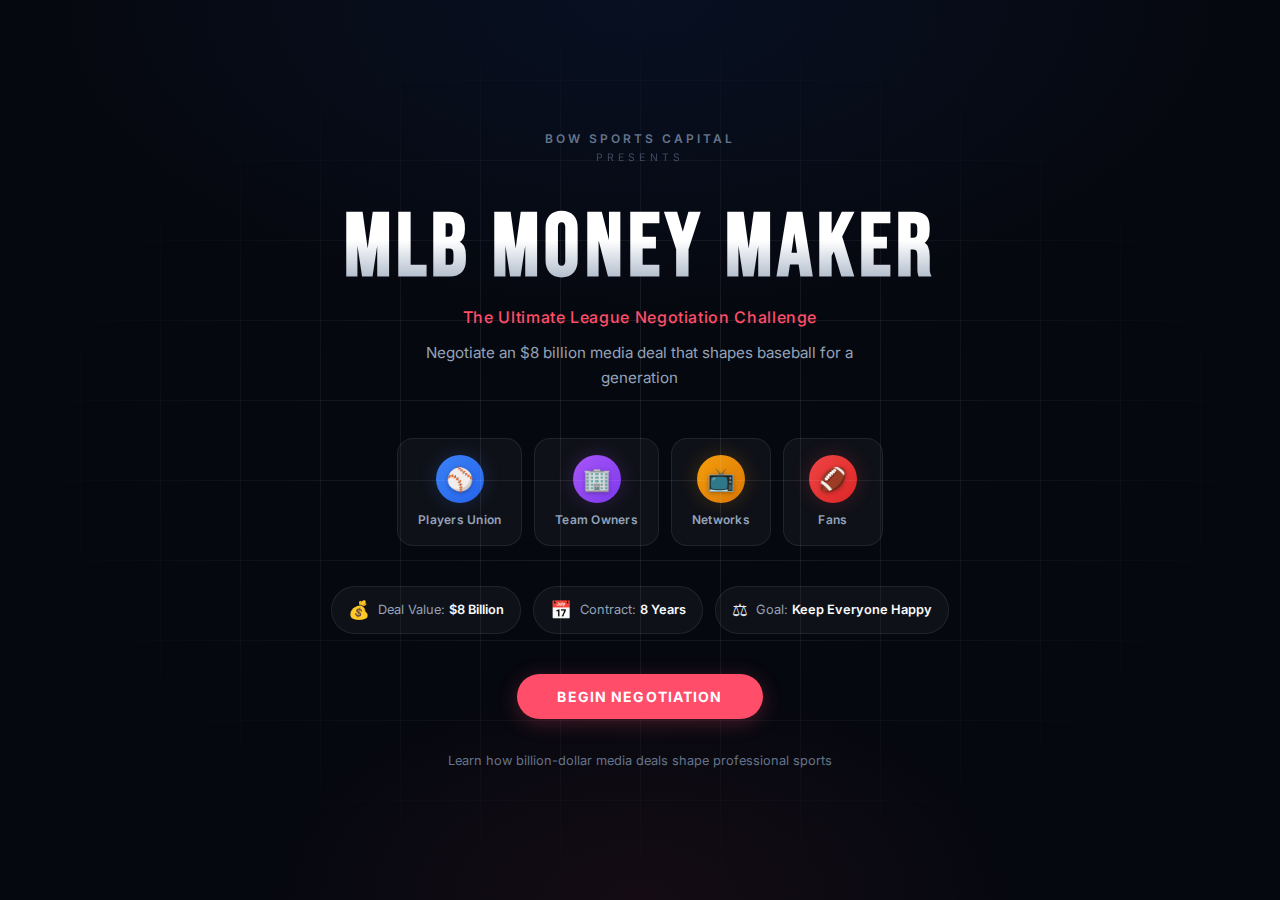
<file: index.html>
<!DOCTYPE html>
<html lang="en">
<head>
    <meta charset="UTF-8">
    <meta name="viewport" content="width=device-width, initial-scale=1.0">
    <title>BOW Sports Capital Presents - MLB Money Maker</title>

    <!-- Fonts -->
    <link rel="preconnect" href="https://fonts.googleapis.com">
    <link rel="preconnect" href="https://fonts.gstatic.com" crossorigin>
    <link href="https://fonts.googleapis.com/css2?family=Bebas+Neue&family=Inter:wght@300;400;500;600;700&family=Poppins:wght@400;600;700;800&display=swap" rel="stylesheet">

    <!-- Styles -->
    <link rel="stylesheet" href="mlb-redesign-game/css/style.css">
</head>
<body>
    <!-- Main Game Container -->
    <div id="game-container">

        <!-- ==================== ACT 1: INTRO SCREEN ==================== -->
        <section id="intro-screen" class="screen active">
            <div class="branding-header">
                <div class="bow-logo">BOW SPORTS CAPITAL</div>
                <div class="presents">PRESENTS</div>
            </div>

            <div class="title-container">
                <h1 class="game-title">MLB MONEY MAKER</h1>
                <h2 class="game-subtitle">The Ultimate League Negotiation Challenge</h2>
                <p class="tagline">Negotiate an $8 billion media deal that shapes baseball for a generation</p>
            </div>

            <div class="stakeholder-preview">
                <div class="stakeholder-card preview">
                    <div class="stakeholder-avatar players-avatar">
                        <span class="avatar-icon">&#9918;</span>
                    </div>
                    <span class="stakeholder-name">Players Union</span>
                </div>
                <div class="stakeholder-card preview">
                    <div class="stakeholder-avatar owners-avatar">
                        <span class="avatar-icon">&#127970;</span>
                    </div>
                    <span class="stakeholder-name">Team Owners</span>
                </div>
                <div class="stakeholder-card preview">
                    <div class="stakeholder-avatar networks-avatar">
                        <span class="avatar-icon">&#128250;</span>
                    </div>
                    <span class="stakeholder-name">Networks</span>
                </div>
                <div class="stakeholder-card preview">
                    <div class="stakeholder-avatar fans-avatar">
                        <span class="avatar-icon">&#127944;</span>
                    </div>
                    <span class="stakeholder-name">Fans</span>
                </div>
            </div>

            <div class="intro-info">
                <div class="info-card">
                    <span class="info-icon">&#128176;</span>
                    <span class="info-text">Deal Value: <strong>$8 Billion</strong></span>
                </div>
                <div class="info-card">
                    <span class="info-icon">&#128197;</span>
                    <span class="info-text">Contract: <strong>8 Years</strong></span>
                </div>
                <div class="info-card">
                    <span class="info-icon">&#9878;</span>
                    <span class="info-text">Goal: <strong>Keep Everyone Happy</strong></span>
                </div>
            </div>

            <button id="start-game-btn" class="primary-btn pulse">
                <span>BEGIN NEGOTIATION</span>
            </button>

            <div class="learning-note">
                <p>Learn how billion-dollar media deals shape professional sports</p>
            </div>
        </section>

        <!-- ==================== ROLE INTRO SCREEN ==================== -->
        <section id="role-screen" class="screen">
            <div class="role-header">
                <div class="role-badge">YOUR ROLE</div>
                <h1 class="role-title">MLB Executive</h1>
                <p class="role-description">
                    You've been appointed to negotiate MLB's new 8-year, $8 billion national media deal.
                    The current deal expires in December 2028, and the future of baseball economics is in your hands.
                </p>
            </div>

            <div class="mission-briefing">
                <h3>Your Mission</h3>
                <ul class="mission-list">
                    <li><span class="mission-icon">&#9989;</span> Allocate the $8 billion fairly among stakeholders</li>
                    <li><span class="mission-icon">&#9989;</span> Balance player salaries with team profitability</li>
                    <li><span class="mission-icon">&#9989;</span> Choose broadcast times and streaming options</li>
                    <li><span class="mission-icon">&#9989;</span> Keep small-market teams competitive</li>
                    <li><span class="mission-icon">&#9989;</span> Maintain deal stability (don't let it collapse!)</li>
                </ul>
            </div>

            <div class="stakeholder-intro">
                <h3>Meet the Stakeholders</h3>
                <div class="stakeholder-grid">
                    <div class="stakeholder-detail">
                        <div class="stakeholder-avatar players-avatar large">
                            <span class="avatar-icon">&#9918;</span>
                        </div>
                        <div class="stakeholder-info">
                            <h4>Tony Clark - Players Union</h4>
                            <p>Represents 1,200+ MLB players fighting for fair wages and working conditions.</p>
                        </div>
                    </div>
                    <div class="stakeholder-detail">
                        <div class="stakeholder-avatar owners-avatar large">
                            <span class="avatar-icon">&#127970;</span>
                        </div>
                        <div class="stakeholder-info">
                            <h4>Team Owners (30 Franchises)</h4>
                            <p>From small-market teams to big spenders, they need profitable returns.</p>
                        </div>
                    </div>
                    <div class="stakeholder-detail">
                        <div class="stakeholder-avatar networks-avatar large">
                            <span class="avatar-icon">&#128250;</span>
                        </div>
                        <div class="stakeholder-info">
                            <h4>Network Executives</h4>
                            <p>ESPN, Fox, Apple TV+, and Amazon want prime content at the right times.</p>
                        </div>
                    </div>
                    <div class="stakeholder-detail">
                        <div class="stakeholder-avatar fans-avatar large">
                            <span class="avatar-icon">&#127944;</span>
                        </div>
                        <div class="stakeholder-info">
                            <h4>Baseball Fans</h4>
                            <p>Want competitive games at watchable times with their favorite teams.</p>
                        </div>
                    </div>
                </div>
            </div>

            <button id="continue-to-game-btn" class="primary-btn">
                <span>START NEGOTIATING</span>
            </button>
        </section>

        <!-- ==================== ACT 2: MAIN GAME SCREEN ==================== -->
        <section id="game-screen" class="screen">
            <!-- Heartbeat Stability Monitor -->
            <header class="stability-header">
                <div class="stability-monitor">
                    <span class="stability-label">DEAL STABILITY</span>
                    <div class="heartbeat-container">
                        <canvas id="heartbeat-canvas" width="200" height="40"></canvas>
                    </div>
                    <span id="stability-status" class="stability-status stable">STABLE</span>
                </div>
            </header>

            <!-- Main Game Area -->
            <main class="game-main">
                <!-- Left Panel: Money Allocation -->
                <div class="panel allocation-panel">
                    <h2 class="panel-title">Allocate $8 Billion</h2>
                    <p class="panel-subtitle">Drag money to each stakeholder bucket</p>

                    <div class="pie-chart-container">
                        <canvas id="money-pie-chart" width="250" height="250"></canvas>
                        <div class="pie-center-text">
                            <span class="pie-total">$8B</span>
                            <span class="pie-label">Total</span>
                        </div>
                    </div>

                    <div class="allocation-buckets">
                        <div class="bucket" data-stakeholder="players">
                            <div class="bucket-header">
                                <span class="bucket-icon">&#9918;</span>
                                <span class="bucket-label">Players (Salary Pool)</span>
                            </div>
                            <div class="bucket-amount" id="players-amount">$3.6B</div>
                            <input type="range" class="allocation-slider" id="players-slider"
                                   min="2.0" max="5.0" step="0.1" value="3.6">
                            <div class="bucket-percent" id="players-percent">45%</div>
                        </div>

                        <div class="bucket" data-stakeholder="owners">
                            <div class="bucket-header">
                                <span class="bucket-icon">&#127970;</span>
                                <span class="bucket-label">Team Owners (Profit)</span>
                            </div>
                            <div class="bucket-amount" id="owners-amount">$2.4B</div>
                            <input type="range" class="allocation-slider" id="owners-slider"
                                   min="1.0" max="4.0" step="0.1" value="2.4">
                            <div class="bucket-percent" id="owners-percent">30%</div>
                        </div>

                        <div class="bucket" data-stakeholder="networks">
                            <div class="bucket-header">
                                <span class="bucket-icon">&#128250;</span>
                                <span class="bucket-label">Networks (Rights)</span>
                            </div>
                            <div class="bucket-amount" id="networks-amount">$1.2B</div>
                            <input type="range" class="allocation-slider" id="networks-slider"
                                   min="0.5" max="2.5" step="0.1" value="1.2">
                            <div class="bucket-percent" id="networks-percent">15%</div>
                        </div>

                        <div class="bucket" data-stakeholder="league">
                            <div class="bucket-header">
                                <span class="bucket-icon">&#127942;</span>
                                <span class="bucket-label">League Operations</span>
                            </div>
                            <div class="bucket-amount" id="league-amount">$0.8B</div>
                            <input type="range" class="allocation-slider" id="league-slider"
                                   min="0.3" max="1.5" step="0.1" value="0.8">
                            <div class="bucket-percent" id="league-percent">10%</div>
                        </div>
                    </div>

                    <div class="allocation-warning" id="allocation-warning" style="display: none;">
                        <span class="warning-icon">&#9888;</span>
                        <span class="warning-text">Allocation doesn't equal $8B! Adjust sliders.</span>
                    </div>
                </div>

                <!-- Center Panel: Stakeholder Satisfaction -->
                <div class="panel satisfaction-panel">
                    <h2 class="panel-title">Stakeholder Satisfaction</h2>

                    <div class="satisfaction-bars">
                        <!-- Players -->
                        <div class="satisfaction-row">
                            <div class="satisfaction-avatar">
                                <div class="avatar-face players-avatar" id="players-face">
                                    <span class="face-emoji">&#128522;</span>
                                </div>
                            </div>
                            <div class="satisfaction-details">
                                <div class="satisfaction-name">Players Union</div>
                                <div class="satisfaction-bar-container">
                                    <div class="satisfaction-bar">
                                        <div class="satisfaction-fill" id="players-satisfaction" style="width: 70%"></div>
                                    </div>
                                    <span class="satisfaction-percent" id="players-sat-percent">70%</span>
                                </div>
                                <div class="satisfaction-comment" id="players-comment">"Let's make this fair for the players."</div>
                            </div>
                        </div>

                        <!-- Owners -->
                        <div class="satisfaction-row">
                            <div class="satisfaction-avatar">
                                <div class="avatar-face owners-avatar" id="owners-face">
                                    <span class="face-emoji">&#128522;</span>
                                </div>
                            </div>
                            <div class="satisfaction-details">
                                <div class="satisfaction-name">Team Owners</div>
                                <div class="satisfaction-bar-container">
                                    <div class="satisfaction-bar">
                                        <div class="satisfaction-fill" id="owners-satisfaction" style="width: 65%"></div>
                                    </div>
                                    <span class="satisfaction-percent" id="owners-sat-percent">65%</span>
                                </div>
                                <div class="satisfaction-comment" id="owners-comment">"We need sustainable profits."</div>
                            </div>
                        </div>

                        <!-- Networks -->
                        <div class="satisfaction-row">
                            <div class="satisfaction-avatar">
                                <div class="avatar-face networks-avatar" id="networks-face">
                                    <span class="face-emoji">&#128522;</span>
                                </div>
                            </div>
                            <div class="satisfaction-details">
                                <div class="satisfaction-name">Networks</div>
                                <div class="satisfaction-bar-container">
                                    <div class="satisfaction-bar">
                                        <div class="satisfaction-fill" id="networks-satisfaction" style="width: 60%"></div>
                                    </div>
                                    <span class="satisfaction-percent" id="networks-sat-percent">60%</span>
                                </div>
                                <div class="satisfaction-comment" id="networks-comment">"Give us primetime content!"</div>
                            </div>
                        </div>

                        <!-- Fans -->
                        <div class="satisfaction-row">
                            <div class="satisfaction-avatar">
                                <div class="avatar-face fans-avatar" id="fans-face">
                                    <span class="face-emoji">&#128522;</span>
                                </div>
                            </div>
                            <div class="satisfaction-details">
                                <div class="satisfaction-name">Fans</div>
                                <div class="satisfaction-bar-container">
                                    <div class="satisfaction-bar">
                                        <div class="satisfaction-fill" id="fans-satisfaction" style="width: 68%"></div>
                                    </div>
                                    <span class="satisfaction-percent" id="fans-sat-percent">68%</span>
                                </div>
                                <div class="satisfaction-comment" id="fans-comment">"We just want good baseball!"</div>
                            </div>
                        </div>
                    </div>

                    <!-- Money Flow Visualization -->
                    <div class="money-flow-section">
                        <h3>Money Flow</h3>
                        <div class="sankey-container">
                            <canvas id="sankey-chart" width="400" height="200"></canvas>
                        </div>
                    </div>
                </div>

                <!-- Right Panel: Detail Sliders -->
                <div class="panel sliders-panel">
                    <h2 class="panel-title">Fine-Tune the Deal</h2>

                    <div class="detail-sliders">
                        <!-- Slider 1: Minimum Player Salary -->
                        <div class="slider-group">
                            <div class="slider-header">
                                <label class="slider-label">Minimum Player Salary</label>
                                <span class="slider-value" id="min-salary-value">$750K</span>
                            </div>
                            <input type="range" class="detail-slider" id="min-salary-slider"
                                   min="400" max="1500" step="50" value="750">
                            <div class="slider-range">
                                <span>$400K</span>
                                <span>$1.5M</span>
                            </div>
                            <p class="slider-impact" id="min-salary-impact">Current MLB minimum: $750K</p>
                        </div>

                        <!-- Slider 2: Revenue Sharing % -->
                        <div class="slider-group">
                            <div class="slider-header">
                                <label class="slider-label">Revenue Sharing %</label>
                                <span class="slider-value" id="revenue-share-value">35%</span>
                            </div>
                            <input type="range" class="detail-slider" id="revenue-share-slider"
                                   min="10" max="60" step="5" value="35">
                            <div class="slider-range">
                                <span>10%</span>
                                <span>60%</span>
                            </div>
                            <div class="competitive-balance">
                                <span class="balance-label">Competitive Balance:</span>
                                <div class="balance-meter">
                                    <div class="balance-fill" id="balance-fill" style="width: 50%"></div>
                                </div>
                                <span class="balance-text" id="balance-text">Moderate</span>
                            </div>
                        </div>

                        <!-- Slider 3: Game Start Times -->
                        <div class="slider-group">
                            <div class="slider-header">
                                <label class="slider-label">Game Start Times</label>
                                <span class="slider-value" id="start-time-value">7:30 PM</span>
                            </div>
                            <input type="range" class="detail-slider" id="start-time-slider"
                                   min="0" max="4" step="1" value="2">
                            <div class="slider-range">
                                <span>6 PM</span>
                                <span>10 PM</span>
                            </div>
                            <p class="slider-impact" id="start-time-impact">Prime TV time, good for East Coast</p>
                        </div>

                        <!-- Slider 4: Streaming Exclusives -->
                        <div class="slider-group">
                            <div class="slider-header">
                                <label class="slider-label">Streaming-Only Games</label>
                                <span class="slider-value" id="streaming-value">25%</span>
                            </div>
                            <input type="range" class="detail-slider" id="streaming-slider"
                                   min="0" max="100" step="5" value="25">
                            <div class="slider-range">
                                <span>0%</span>
                                <span>100%</span>
                            </div>
                            <div class="viewer-split">
                                <div class="viewer-bar">
                                    <div class="cable-viewers" id="cable-viewers" style="width: 75%">
                                        <span>Cable 75%</span>
                                    </div>
                                    <div class="streaming-viewers" id="streaming-viewers" style="width: 25%">
                                        <span>Stream 25%</span>
                                    </div>
                                </div>
                            </div>
                        </div>

                        <!-- Slider 5: Player Salary Share -->
                        <div class="slider-group">
                            <div class="slider-header">
                                <label class="slider-label">Player Salary Share of Revenue</label>
                                <span class="slider-value" id="salary-share-value">48.5%</span>
                            </div>
                            <input type="range" class="detail-slider" id="salary-share-slider"
                                   min="40" max="70" step="0.5" value="48.5">
                            <div class="slider-range">
                                <span>40%</span>
                                <span>70%</span>
                            </div>
                            <p class="slider-impact" id="salary-share-impact">Current MLB: ~48.5% to players</p>
                        </div>
                    </div>

                    <!-- Mini-Game Button -->
                    <button id="mini-game-btn" class="secondary-btn mini-game-trigger">
                        <span class="mini-game-icon">&#127918;</span>
                        <span>Take a Challenge Break</span>
                    </button>
                </div>
            </main>

            <!-- Bottom Action Bar -->
            <footer class="game-footer">
                <div class="overall-score">
                    <span class="score-label">Overall Deal Score</span>
                    <div class="score-display">
                        <span class="score-value" id="overall-score">66%</span>
                        <span class="score-tier" id="score-tier">Bronze</span>
                    </div>
                </div>

                <button id="finalize-deal-btn" class="primary-btn large">
                    <span>FINALIZE THE DEAL</span>
                </button>

                <div class="deal-timer">
                    <span class="timer-label">Negotiation Progress</span>
                    <div class="progress-bar">
                        <div class="progress-fill" id="game-progress" style="width: 0%"></div>
                    </div>
                </div>
            </footer>
        </section>

        <!-- ==================== MINI-GAME MODAL ==================== -->
        <div id="mini-game-modal" class="modal">
            <div class="modal-content mini-game-content">
                <button class="modal-close" id="close-mini-game">&times;</button>

                <!-- Mini-Game Selection -->
                <div id="mini-game-select" class="mini-game-section">
                    <h2>Challenge Break!</h2>
                    <p>Complete a challenge to boost stakeholder satisfaction</p>

                    <div class="mini-game-options">
                        <button class="mini-game-option" data-game="salary-match">
                            <span class="game-icon">&#128176;</span>
                            <span class="game-name">Player Salary Match</span>
                            <span class="game-desc">Match players to their salaries</span>
                        </button>
                        <button class="mini-game-option" data-game="network-click">
                            <span class="game-icon">&#128250;</span>
                            <span class="game-name">Network Speed Click</span>
                            <span class="game-desc">Click network logos in order</span>
                        </button>
                        <button class="mini-game-option" data-game="stadium-puzzle">
                            <span class="game-icon">&#127967;</span>
                            <span class="game-name">Stadium Revenue</span>
                            <span class="game-desc">Allocate team funding by market</span>
                        </button>
                        <button class="mini-game-option" data-game="cap-calculator">
                            <span class="game-icon">&#128290;</span>
                            <span class="game-name">Salary Cap Calculator</span>
                            <span class="game-desc">Calculate the salary cap</span>
                        </button>
                    </div>
                </div>

                <!-- Salary Match Game -->
                <div id="salary-match-game" class="mini-game-section" style="display: none;">
                    <h2>Player Salary Match</h2>
                    <p>Drag players to their correct salary tier! <span id="salary-match-timer">30</span>s</p>

                    <div class="salary-match-container">
                        <div class="player-cards" id="player-cards">
                            <!-- Players will be inserted by JS -->
                        </div>

                        <div class="salary-tiers">
                            <div class="salary-tier" data-tier="superstar" data-min="30">
                                <span class="tier-label">Superstar ($30M+)</span>
                                <div class="tier-dropzone" id="tier-superstar"></div>
                            </div>
                            <div class="salary-tier" data-tier="allstar" data-min="15" data-max="30">
                                <span class="tier-label">All-Star ($15-30M)</span>
                                <div class="tier-dropzone" id="tier-allstar"></div>
                            </div>
                            <div class="salary-tier" data-tier="midtier" data-min="5" data-max="15">
                                <span class="tier-label">Mid-Tier ($5-15M)</span>
                                <div class="tier-dropzone" id="tier-midtier"></div>
                            </div>
                            <div class="salary-tier" data-tier="minimum" data-max="5">
                                <span class="tier-label">Minimum (&lt;$5M)</span>
                                <div class="tier-dropzone" id="tier-minimum"></div>
                            </div>
                        </div>
                    </div>

                    <div class="mini-game-result" id="salary-match-result" style="display: none;">
                        <span class="result-text"></span>
                        <button class="primary-btn" id="salary-match-done">Continue</button>
                    </div>
                </div>

                <!-- Network Click Game -->
                <div id="network-click-game" class="mini-game-section" style="display: none;">
                    <h2>Network Speed Click</h2>
                    <p>Click the networks in the order shown! <span id="network-click-timer">20</span>s</p>

                    <div class="network-sequence" id="network-sequence">
                        <!-- Sequence will be shown here -->
                    </div>

                    <div class="network-buttons" id="network-buttons">
                        <button class="network-btn" data-network="espn">ESPN</button>
                        <button class="network-btn" data-network="fox">FOX</button>
                        <button class="network-btn" data-network="mlb-network">MLB Network</button>
                        <button class="network-btn" data-network="apple">Apple TV+</button>
                        <button class="network-btn" data-network="amazon">Amazon Prime</button>
                    </div>

                    <div class="click-progress">
                        <span id="click-progress-text">0 / 5</span>
                    </div>

                    <div class="mini-game-result" id="network-click-result" style="display: none;">
                        <span class="result-text"></span>
                        <button class="primary-btn" id="network-click-done">Continue</button>
                    </div>
                </div>

                <!-- Stadium Revenue Game -->
                <div id="stadium-puzzle-game" class="mini-game-section" style="display: none;">
                    <h2>Stadium Revenue Distribution</h2>
                    <p>Assign revenue sharing: more to small markets, less to big markets! <span id="stadium-timer">30</span>s</p>

                    <div class="stadium-container">
                        <div class="market-teams" id="market-teams">
                            <!-- Teams will be inserted by JS -->
                        </div>

                        <div class="market-buckets">
                            <div class="market-bucket" data-market="small">
                                <span class="bucket-title">Small Market (More $)</span>
                                <div class="bucket-dropzone" id="small-market-zone"></div>
                            </div>
                            <div class="market-bucket" data-market="medium">
                                <span class="bucket-title">Medium Market</span>
                                <div class="bucket-dropzone" id="medium-market-zone"></div>
                            </div>
                            <div class="market-bucket" data-market="large">
                                <span class="bucket-title">Large Market (Less $)</span>
                                <div class="bucket-dropzone" id="large-market-zone"></div>
                            </div>
                        </div>
                    </div>

                    <div class="mini-game-result" id="stadium-puzzle-result" style="display: none;">
                        <span class="result-text"></span>
                        <button class="primary-btn" id="stadium-puzzle-done">Continue</button>
                    </div>
                </div>

                <!-- Salary Cap Calculator Game -->
                <div id="cap-calculator-game" class="mini-game-section" style="display: none;">
                    <h2>Salary Cap Calculator</h2>
                    <p>Calculate the salary cap from league revenue!</p>

                    <div class="calculator-problems" id="calculator-problems">
                        <!-- Problems will be inserted by JS -->
                    </div>

                    <div class="calculator-score">
                        <span id="calc-score">0 / 3 Correct</span>
                    </div>

                    <div class="mini-game-result" id="cap-calculator-result" style="display: none;">
                        <span class="result-text"></span>
                        <button class="primary-btn" id="cap-calculator-done">Continue</button>
                    </div>
                </div>
            </div>
        </div>

        <!-- ==================== ACT 3: RESULTS SCREEN ==================== -->
        <section id="results-screen" class="screen">
            <div class="results-container">
                <div class="results-header" id="results-header">
                    <div class="result-badge" id="result-badge">
                        <!-- Badge will be set by JS -->
                    </div>
                    <h1 class="results-title" id="results-title">Deal Complete!</h1>
                    <h2 class="results-subtitle" id="results-subtitle">Championship Deal</h2>
                </div>

                <div class="results-message" id="results-message">
                    <p>You've balanced every stakeholder perfectly. The league is thriving!</p>
                </div>

                <div class="final-scores">
                    <h3>Final Stakeholder Satisfaction</h3>
                    <div class="final-bars">
                        <div class="final-bar-row">
                            <span class="bar-label">Players</span>
                            <div class="final-bar">
                                <div class="final-bar-fill players-fill" id="final-players-bar"></div>
                            </div>
                            <span class="bar-percent" id="final-players-percent">85%</span>
                        </div>
                        <div class="final-bar-row">
                            <span class="bar-label">Owners</span>
                            <div class="final-bar">
                                <div class="final-bar-fill owners-fill" id="final-owners-bar"></div>
                            </div>
                            <span class="bar-percent" id="final-owners-percent">80%</span>
                        </div>
                        <div class="final-bar-row">
                            <span class="bar-label">Networks</span>
                            <div class="final-bar">
                                <div class="final-bar-fill networks-fill" id="final-networks-bar"></div>
                            </div>
                            <span class="bar-percent" id="final-networks-percent">75%</span>
                        </div>
                        <div class="final-bar-row">
                            <span class="bar-label">Fans</span>
                            <div class="final-bar">
                                <div class="final-bar-fill fans-fill" id="final-fans-bar"></div>
                            </div>
                            <span class="bar-percent" id="final-fans-percent">78%</span>
                        </div>
                    </div>
                </div>

                <div class="deal-summary">
                    <h3>Your Deal Summary</h3>
                    <div class="summary-grid">
                        <div class="summary-item">
                            <span class="summary-label">Player Salary Pool</span>
                            <span class="summary-value" id="summary-players">$3.6B</span>
                        </div>
                        <div class="summary-item">
                            <span class="summary-label">Owner Profit Share</span>
                            <span class="summary-value" id="summary-owners">$2.4B</span>
                        </div>
                        <div class="summary-item">
                            <span class="summary-label">Minimum Salary</span>
                            <span class="summary-value" id="summary-min-salary">$750K</span>
                        </div>
                        <div class="summary-item">
                            <span class="summary-label">Revenue Sharing</span>
                            <span class="summary-value" id="summary-revenue-share">35%</span>
                        </div>
                        <div class="summary-item">
                            <span class="summary-label">Streaming Games</span>
                            <span class="summary-value" id="summary-streaming">25%</span>
                        </div>
                        <div class="summary-item">
                            <span class="summary-label">Player Share</span>
                            <span class="summary-value" id="summary-salary-share">48.5%</span>
                        </div>
                    </div>
                </div>

                <!-- Claim Code Section -->
                <div class="claim-code-section" id="claim-code-section">
                    <div class="claim-code-header">
                        <h3>Your Achievement Code</h3>
                        <p>Screenshot this code to claim your achievement!</p>
                    </div>
                    <div class="claim-code-display" id="claim-code-display">
                        <span class="claim-code" id="claim-code">MLB-GOLD-X8K2P9-2025</span>
                    </div>
                    <p class="claim-code-note">SCREENSHOT THIS CODE</p>
                </div>

                <!-- Failed Deal Section (hidden by default) -->
                <div class="failed-section" id="failed-section" style="display: none;">
                    <div class="failed-message">
                        <span class="failed-icon">&#10060;</span>
                        <h3>DEAL COLLAPSED</h3>
                        <p id="failed-reason">The Players Union walked away from negotiations.</p>
                    </div>
                    <p class="failed-tip">Tip: Keep all stakeholders above 40% satisfaction to maintain the deal.</p>
                </div>

                <div class="results-actions">
                    <button id="try-again-btn" class="primary-btn">
                        <span>TRY AGAIN</span>
                    </button>
                    <button id="share-results-btn" class="secondary-btn">
                        <span>SHARE RESULTS</span>
                    </button>
                </div>

                <div class="learning-outcomes">
                    <h3>What You Learned</h3>
                    <ul class="outcomes-list">
                        <li><span class="outcome-icon">&#9989;</span> League economics work like a giant co-owned corporation</li>
                        <li><span class="outcome-icon">&#9989;</span> Media rights fund player salaries through the salary cap</li>
                        <li><span class="outcome-icon">&#9989;</span> CBA negotiations split money between players and owners</li>
                        <li><span class="outcome-icon">&#9989;</span> Every decision has trade-offs that affect different groups</li>
                        <li><span class="outcome-icon">&#9989;</span> One media deal can reshape league economics for years</li>
                    </ul>
                </div>
            </div>
        </section>

        <!-- ==================== LOADING SCREEN ==================== -->
        <div id="loading-screen" class="loading-overlay">
            <div class="loading-content">
                <div class="loading-spinner">
                    <div class="baseball-spin"></div>
                </div>
                <p class="loading-text">Loading MLB Money Maker...</p>
            </div>
        </div>
    </div>

    <!-- Scripts -->
    <script src="mlb-redesign-game/js/data.js"></script>
    <script src="mlb-redesign-game/js/calculations.js"></script>
    <script src="mlb-redesign-game/js/codegen.js"></script>
    <script src="mlb-redesign-game/js/interactions.js"></script>
    <script src="mlb-redesign-game/js/ui.js"></script>
    <script src="mlb-redesign-game/js/game.js"></script>
</body>
</html>
</file>
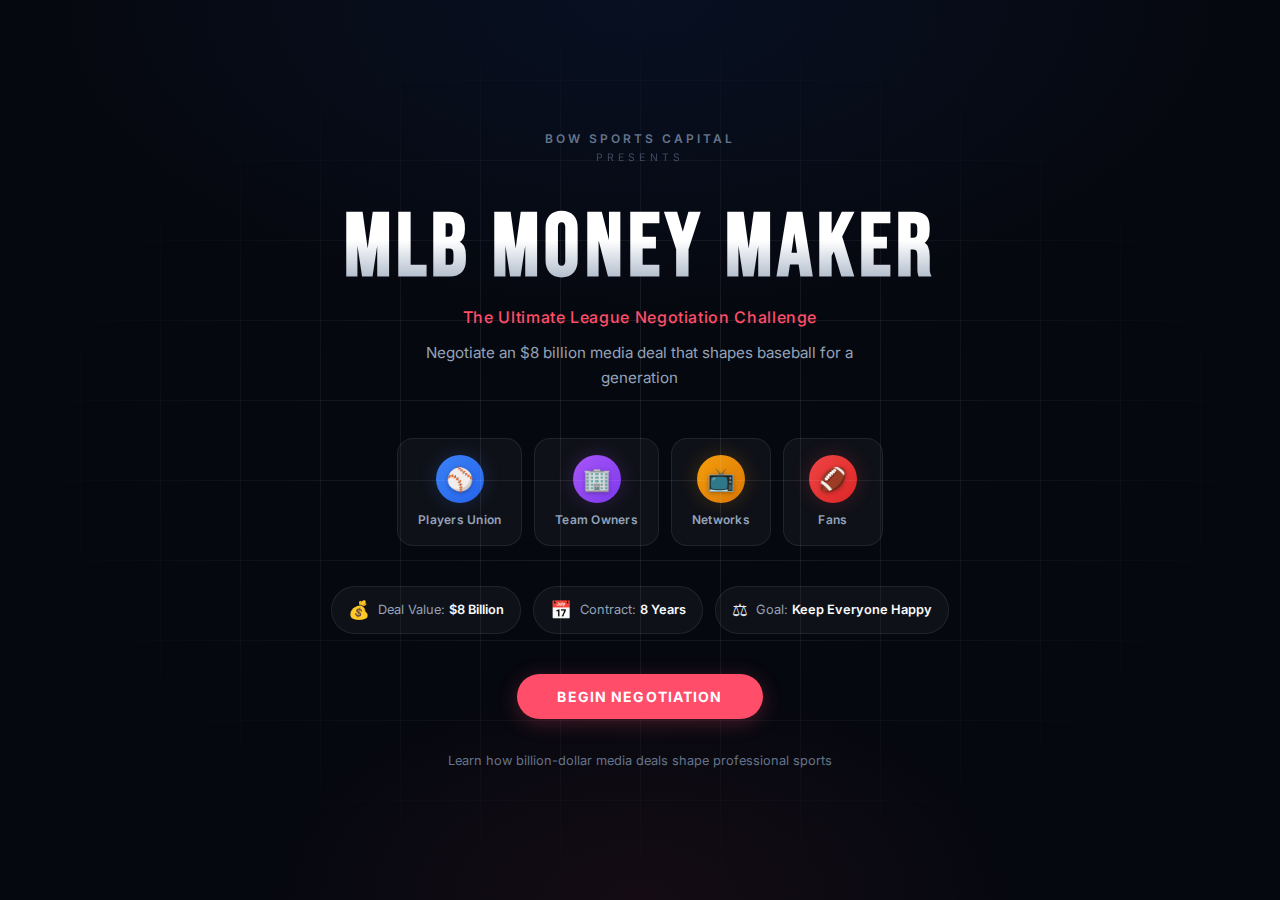
<file: mlb-redesign-game/index.html>
<!DOCTYPE html>
<html lang="en">
<head>
    <meta charset="UTF-8">
    <meta name="viewport" content="width=device-width, initial-scale=1.0">
    <title>BOW Sports Capital Presents - MLB Money Maker</title>

    <!-- Fonts -->
    <link rel="preconnect" href="https://fonts.googleapis.com">
    <link rel="preconnect" href="https://fonts.gstatic.com" crossorigin>
    <link href="https://fonts.googleapis.com/css2?family=Bebas+Neue&family=Inter:wght@300;400;500;600;700&family=Poppins:wght@400;600;700;800&display=swap" rel="stylesheet">

    <!-- Styles -->
    <link rel="stylesheet" href="css/style.css">
</head>
<body>
    <!-- Main Game Container -->
    <div id="game-container">

        <!-- ==================== ACT 1: INTRO SCREEN ==================== -->
        <section id="intro-screen" class="screen active">
            <div class="branding-header">
                <div class="bow-logo">BOW SPORTS CAPITAL</div>
                <div class="presents">PRESENTS</div>
            </div>

            <div class="title-container">
                <h1 class="game-title">MLB MONEY MAKER</h1>
                <h2 class="game-subtitle">The Ultimate League Negotiation Challenge</h2>
                <p class="tagline">Negotiate an $8 billion media deal that shapes baseball for a generation</p>
            </div>

            <div class="stakeholder-preview">
                <div class="stakeholder-card preview">
                    <div class="stakeholder-avatar players-avatar">
                        <span class="avatar-icon">&#9918;</span>
                    </div>
                    <span class="stakeholder-name">Players Union</span>
                </div>
                <div class="stakeholder-card preview">
                    <div class="stakeholder-avatar owners-avatar">
                        <span class="avatar-icon">&#127970;</span>
                    </div>
                    <span class="stakeholder-name">Team Owners</span>
                </div>
                <div class="stakeholder-card preview">
                    <div class="stakeholder-avatar networks-avatar">
                        <span class="avatar-icon">&#128250;</span>
                    </div>
                    <span class="stakeholder-name">Networks</span>
                </div>
                <div class="stakeholder-card preview">
                    <div class="stakeholder-avatar fans-avatar">
                        <span class="avatar-icon">&#127944;</span>
                    </div>
                    <span class="stakeholder-name">Fans</span>
                </div>
            </div>

            <div class="intro-info">
                <div class="info-card">
                    <span class="info-icon">&#128176;</span>
                    <span class="info-text">Deal Value: <strong>$8 Billion</strong></span>
                </div>
                <div class="info-card">
                    <span class="info-icon">&#128197;</span>
                    <span class="info-text">Contract: <strong>8 Years</strong></span>
                </div>
                <div class="info-card">
                    <span class="info-icon">&#9878;</span>
                    <span class="info-text">Goal: <strong>Keep Everyone Happy</strong></span>
                </div>
            </div>

            <button id="start-game-btn" class="primary-btn pulse">
                <span>BEGIN NEGOTIATION</span>
            </button>

            <div class="learning-note">
                <p>Learn how billion-dollar media deals shape professional sports</p>
            </div>
        </section>

        <!-- ==================== ROLE INTRO SCREEN ==================== -->
        <section id="role-screen" class="screen">
            <div class="role-header">
                <div class="role-badge">YOUR ROLE</div>
                <h1 class="role-title">MLB Executive</h1>
                <p class="role-description">
                    You've been appointed to negotiate MLB's new 8-year, $8 billion national media deal.
                    The current deal expires in December 2028, and the future of baseball economics is in your hands.
                </p>
            </div>

            <div class="mission-briefing">
                <h3>Your Mission</h3>
                <ul class="mission-list">
                    <li><span class="mission-icon">&#9989;</span> Allocate the $8 billion fairly among stakeholders</li>
                    <li><span class="mission-icon">&#9989;</span> Balance player salaries with team profitability</li>
                    <li><span class="mission-icon">&#9989;</span> Choose broadcast times and streaming options</li>
                    <li><span class="mission-icon">&#9989;</span> Keep small-market teams competitive</li>
                    <li><span class="mission-icon">&#9989;</span> Maintain deal stability (don't let it collapse!)</li>
                </ul>
            </div>

            <div class="stakeholder-intro">
                <h3>Meet the Stakeholders</h3>
                <div class="stakeholder-grid">
                    <div class="stakeholder-detail">
                        <div class="stakeholder-avatar players-avatar large">
                            <span class="avatar-icon">&#9918;</span>
                        </div>
                        <div class="stakeholder-info">
                            <h4>Tony Clark - Players Union</h4>
                            <p>Represents 1,200+ MLB players fighting for fair wages and working conditions.</p>
                        </div>
                    </div>
                    <div class="stakeholder-detail">
                        <div class="stakeholder-avatar owners-avatar large">
                            <span class="avatar-icon">&#127970;</span>
                        </div>
                        <div class="stakeholder-info">
                            <h4>Team Owners (30 Franchises)</h4>
                            <p>From small-market teams to big spenders, they need profitable returns.</p>
                        </div>
                    </div>
                    <div class="stakeholder-detail">
                        <div class="stakeholder-avatar networks-avatar large">
                            <span class="avatar-icon">&#128250;</span>
                        </div>
                        <div class="stakeholder-info">
                            <h4>Network Executives</h4>
                            <p>ESPN, Fox, Apple TV+, and Amazon want prime content at the right times.</p>
                        </div>
                    </div>
                    <div class="stakeholder-detail">
                        <div class="stakeholder-avatar fans-avatar large">
                            <span class="avatar-icon">&#127944;</span>
                        </div>
                        <div class="stakeholder-info">
                            <h4>Baseball Fans</h4>
                            <p>Want competitive games at watchable times with their favorite teams.</p>
                        </div>
                    </div>
                </div>
            </div>

            <button id="continue-to-game-btn" class="primary-btn">
                <span>START NEGOTIATING</span>
            </button>
        </section>

        <!-- ==================== ACT 2: MAIN GAME SCREEN ==================== -->
        <section id="game-screen" class="screen">
            <!-- Heartbeat Stability Monitor -->
            <header class="stability-header">
                <div class="stability-monitor">
                    <span class="stability-label">DEAL STABILITY</span>
                    <div class="heartbeat-container">
                        <canvas id="heartbeat-canvas" width="200" height="40"></canvas>
                    </div>
                    <span id="stability-status" class="stability-status stable">STABLE</span>
                </div>
            </header>

            <!-- Main Game Area -->
            <main class="game-main">
                <!-- Left Panel: Money Allocation -->
                <div class="panel allocation-panel">
                    <h2 class="panel-title">Allocate $8 Billion</h2>
                    <p class="panel-subtitle">Drag money to each stakeholder bucket</p>

                    <div class="pie-chart-container">
                        <canvas id="money-pie-chart" width="250" height="250"></canvas>
                        <div class="pie-center-text">
                            <span class="pie-total">$8B</span>
                            <span class="pie-label">Total</span>
                        </div>
                    </div>

                    <div class="allocation-buckets">
                        <div class="bucket" data-stakeholder="players">
                            <div class="bucket-header">
                                <span class="bucket-icon">&#9918;</span>
                                <span class="bucket-label">Players (Salary Pool)</span>
                            </div>
                            <div class="bucket-amount" id="players-amount">$3.6B</div>
                            <input type="range" class="allocation-slider" id="players-slider"
                                   min="2.0" max="5.0" step="0.1" value="3.6">
                            <div class="bucket-percent" id="players-percent">45%</div>
                        </div>

                        <div class="bucket" data-stakeholder="owners">
                            <div class="bucket-header">
                                <span class="bucket-icon">&#127970;</span>
                                <span class="bucket-label">Team Owners (Profit)</span>
                            </div>
                            <div class="bucket-amount" id="owners-amount">$2.4B</div>
                            <input type="range" class="allocation-slider" id="owners-slider"
                                   min="1.0" max="4.0" step="0.1" value="2.4">
                            <div class="bucket-percent" id="owners-percent">30%</div>
                        </div>

                        <div class="bucket" data-stakeholder="networks">
                            <div class="bucket-header">
                                <span class="bucket-icon">&#128250;</span>
                                <span class="bucket-label">Networks (Rights)</span>
                            </div>
                            <div class="bucket-amount" id="networks-amount">$1.2B</div>
                            <input type="range" class="allocation-slider" id="networks-slider"
                                   min="0.5" max="2.5" step="0.1" value="1.2">
                            <div class="bucket-percent" id="networks-percent">15%</div>
                        </div>

                        <div class="bucket" data-stakeholder="league">
                            <div class="bucket-header">
                                <span class="bucket-icon">&#127942;</span>
                                <span class="bucket-label">League Operations</span>
                            </div>
                            <div class="bucket-amount" id="league-amount">$0.8B</div>
                            <input type="range" class="allocation-slider" id="league-slider"
                                   min="0.3" max="1.5" step="0.1" value="0.8">
                            <div class="bucket-percent" id="league-percent">10%</div>
                        </div>
                    </div>

                    <div class="allocation-warning" id="allocation-warning" style="display: none;">
                        <span class="warning-icon">&#9888;</span>
                        <span class="warning-text">Allocation doesn't equal $8B! Adjust sliders.</span>
                    </div>
                </div>

                <!-- Center Panel: Stakeholder Satisfaction -->
                <div class="panel satisfaction-panel">
                    <h2 class="panel-title">Stakeholder Satisfaction</h2>

                    <div class="satisfaction-bars">
                        <!-- Players -->
                        <div class="satisfaction-row">
                            <div class="satisfaction-avatar">
                                <div class="avatar-face players-avatar" id="players-face">
                                    <span class="face-emoji">&#128522;</span>
                                </div>
                            </div>
                            <div class="satisfaction-details">
                                <div class="satisfaction-name">Players Union</div>
                                <div class="satisfaction-bar-container">
                                    <div class="satisfaction-bar">
                                        <div class="satisfaction-fill" id="players-satisfaction" style="width: 70%"></div>
                                    </div>
                                    <span class="satisfaction-percent" id="players-sat-percent">70%</span>
                                </div>
                                <div class="satisfaction-comment" id="players-comment">"Let's make this fair for the players."</div>
                            </div>
                        </div>

                        <!-- Owners -->
                        <div class="satisfaction-row">
                            <div class="satisfaction-avatar">
                                <div class="avatar-face owners-avatar" id="owners-face">
                                    <span class="face-emoji">&#128522;</span>
                                </div>
                            </div>
                            <div class="satisfaction-details">
                                <div class="satisfaction-name">Team Owners</div>
                                <div class="satisfaction-bar-container">
                                    <div class="satisfaction-bar">
                                        <div class="satisfaction-fill" id="owners-satisfaction" style="width: 65%"></div>
                                    </div>
                                    <span class="satisfaction-percent" id="owners-sat-percent">65%</span>
                                </div>
                                <div class="satisfaction-comment" id="owners-comment">"We need sustainable profits."</div>
                            </div>
                        </div>

                        <!-- Networks -->
                        <div class="satisfaction-row">
                            <div class="satisfaction-avatar">
                                <div class="avatar-face networks-avatar" id="networks-face">
                                    <span class="face-emoji">&#128522;</span>
                                </div>
                            </div>
                            <div class="satisfaction-details">
                                <div class="satisfaction-name">Networks</div>
                                <div class="satisfaction-bar-container">
                                    <div class="satisfaction-bar">
                                        <div class="satisfaction-fill" id="networks-satisfaction" style="width: 60%"></div>
                                    </div>
                                    <span class="satisfaction-percent" id="networks-sat-percent">60%</span>
                                </div>
                                <div class="satisfaction-comment" id="networks-comment">"Give us primetime content!"</div>
                            </div>
                        </div>

                        <!-- Fans -->
                        <div class="satisfaction-row">
                            <div class="satisfaction-avatar">
                                <div class="avatar-face fans-avatar" id="fans-face">
                                    <span class="face-emoji">&#128522;</span>
                                </div>
                            </div>
                            <div class="satisfaction-details">
                                <div class="satisfaction-name">Fans</div>
                                <div class="satisfaction-bar-container">
                                    <div class="satisfaction-bar">
                                        <div class="satisfaction-fill" id="fans-satisfaction" style="width: 68%"></div>
                                    </div>
                                    <span class="satisfaction-percent" id="fans-sat-percent">68%</span>
                                </div>
                                <div class="satisfaction-comment" id="fans-comment">"We just want good baseball!"</div>
                            </div>
                        </div>
                    </div>

                    <!-- Money Flow Visualization -->
                    <div class="money-flow-section">
                        <h3>Money Flow</h3>
                        <div class="sankey-container">
                            <canvas id="sankey-chart" width="400" height="200"></canvas>
                        </div>
                    </div>
                </div>

                <!-- Right Panel: Detail Sliders -->
                <div class="panel sliders-panel">
                    <h2 class="panel-title">Fine-Tune the Deal</h2>

                    <div class="detail-sliders">
                        <!-- Slider 1: Minimum Player Salary -->
                        <div class="slider-group">
                            <div class="slider-header">
                                <label class="slider-label">Minimum Player Salary</label>
                                <span class="slider-value" id="min-salary-value">$750K</span>
                            </div>
                            <input type="range" class="detail-slider" id="min-salary-slider"
                                   min="400" max="1500" step="50" value="750">
                            <div class="slider-range">
                                <span>$400K</span>
                                <span>$1.5M</span>
                            </div>
                            <p class="slider-impact" id="min-salary-impact">Current MLB minimum: $750K</p>
                        </div>

                        <!-- Slider 2: Revenue Sharing % -->
                        <div class="slider-group">
                            <div class="slider-header">
                                <label class="slider-label">Revenue Sharing %</label>
                                <span class="slider-value" id="revenue-share-value">35%</span>
                            </div>
                            <input type="range" class="detail-slider" id="revenue-share-slider"
                                   min="10" max="60" step="5" value="35">
                            <div class="slider-range">
                                <span>10%</span>
                                <span>60%</span>
                            </div>
                            <div class="competitive-balance">
                                <span class="balance-label">Competitive Balance:</span>
                                <div class="balance-meter">
                                    <div class="balance-fill" id="balance-fill" style="width: 50%"></div>
                                </div>
                                <span class="balance-text" id="balance-text">Moderate</span>
                            </div>
                        </div>

                        <!-- Slider 3: Game Start Times -->
                        <div class="slider-group">
                            <div class="slider-header">
                                <label class="slider-label">Game Start Times</label>
                                <span class="slider-value" id="start-time-value">7:30 PM</span>
                            </div>
                            <input type="range" class="detail-slider" id="start-time-slider"
                                   min="0" max="4" step="1" value="2">
                            <div class="slider-range">
                                <span>6 PM</span>
                                <span>10 PM</span>
                            </div>
                            <p class="slider-impact" id="start-time-impact">Prime TV time, good for East Coast</p>
                        </div>

                        <!-- Slider 4: Streaming Exclusives -->
                        <div class="slider-group">
                            <div class="slider-header">
                                <label class="slider-label">Streaming-Only Games</label>
                                <span class="slider-value" id="streaming-value">25%</span>
                            </div>
                            <input type="range" class="detail-slider" id="streaming-slider"
                                   min="0" max="100" step="5" value="25">
                            <div class="slider-range">
                                <span>0%</span>
                                <span>100%</span>
                            </div>
                            <div class="viewer-split">
                                <div class="viewer-bar">
                                    <div class="cable-viewers" id="cable-viewers" style="width: 75%">
                                        <span>Cable 75%</span>
                                    </div>
                                    <div class="streaming-viewers" id="streaming-viewers" style="width: 25%">
                                        <span>Stream 25%</span>
                                    </div>
                                </div>
                            </div>
                        </div>

                        <!-- Slider 5: Player Salary Share -->
                        <div class="slider-group">
                            <div class="slider-header">
                                <label class="slider-label">Player Salary Share of Revenue</label>
                                <span class="slider-value" id="salary-share-value">48.5%</span>
                            </div>
                            <input type="range" class="detail-slider" id="salary-share-slider"
                                   min="40" max="70" step="0.5" value="48.5">
                            <div class="slider-range">
                                <span>40%</span>
                                <span>70%</span>
                            </div>
                            <p class="slider-impact" id="salary-share-impact">Current MLB: ~48.5% to players</p>
                        </div>
                    </div>

                    <!-- Mini-Game Button -->
                    <button id="mini-game-btn" class="secondary-btn mini-game-trigger">
                        <span class="mini-game-icon">&#127918;</span>
                        <span>Take a Challenge Break</span>
                    </button>
                </div>
            </main>

            <!-- Bottom Action Bar -->
            <footer class="game-footer">
                <div class="overall-score">
                    <span class="score-label">Overall Deal Score</span>
                    <div class="score-display">
                        <span class="score-value" id="overall-score">66%</span>
                        <span class="score-tier" id="score-tier">Bronze</span>
                    </div>
                </div>

                <button id="finalize-deal-btn" class="primary-btn large">
                    <span>FINALIZE THE DEAL</span>
                </button>

                <div class="deal-timer">
                    <span class="timer-label">Negotiation Progress</span>
                    <div class="progress-bar">
                        <div class="progress-fill" id="game-progress" style="width: 0%"></div>
                    </div>
                </div>
            </footer>
        </section>

        <!-- ==================== MINI-GAME MODAL ==================== -->
        <div id="mini-game-modal" class="modal">
            <div class="modal-content mini-game-content">
                <button class="modal-close" id="close-mini-game">&times;</button>

                <!-- Mini-Game Selection -->
                <div id="mini-game-select" class="mini-game-section">
                    <h2>Challenge Break!</h2>
                    <p>Complete a challenge to boost stakeholder satisfaction</p>

                    <div class="mini-game-options">
                        <button class="mini-game-option" data-game="salary-match">
                            <span class="game-icon">&#128176;</span>
                            <span class="game-name">Player Salary Match</span>
                            <span class="game-desc">Match players to their salaries</span>
                        </button>
                        <button class="mini-game-option" data-game="network-click">
                            <span class="game-icon">&#128250;</span>
                            <span class="game-name">Network Speed Click</span>
                            <span class="game-desc">Click network logos in order</span>
                        </button>
                        <button class="mini-game-option" data-game="stadium-puzzle">
                            <span class="game-icon">&#127967;</span>
                            <span class="game-name">Stadium Revenue</span>
                            <span class="game-desc">Allocate team funding by market</span>
                        </button>
                        <button class="mini-game-option" data-game="cap-calculator">
                            <span class="game-icon">&#128290;</span>
                            <span class="game-name">Salary Cap Calculator</span>
                            <span class="game-desc">Calculate the salary cap</span>
                        </button>
                    </div>
                </div>

                <!-- Salary Match Game -->
                <div id="salary-match-game" class="mini-game-section" style="display: none;">
                    <h2>Player Salary Match</h2>
                    <p>Drag players to their correct salary tier! <span id="salary-match-timer">30</span>s</p>

                    <div class="salary-match-container">
                        <div class="player-cards" id="player-cards">
                            <!-- Players will be inserted by JS -->
                        </div>

                        <div class="salary-tiers">
                            <div class="salary-tier" data-tier="superstar" data-min="30">
                                <span class="tier-label">Superstar ($30M+)</span>
                                <div class="tier-dropzone" id="tier-superstar"></div>
                            </div>
                            <div class="salary-tier" data-tier="allstar" data-min="15" data-max="30">
                                <span class="tier-label">All-Star ($15-30M)</span>
                                <div class="tier-dropzone" id="tier-allstar"></div>
                            </div>
                            <div class="salary-tier" data-tier="midtier" data-min="5" data-max="15">
                                <span class="tier-label">Mid-Tier ($5-15M)</span>
                                <div class="tier-dropzone" id="tier-midtier"></div>
                            </div>
                            <div class="salary-tier" data-tier="minimum" data-max="5">
                                <span class="tier-label">Minimum (&lt;$5M)</span>
                                <div class="tier-dropzone" id="tier-minimum"></div>
                            </div>
                        </div>
                    </div>

                    <div class="mini-game-result" id="salary-match-result" style="display: none;">
                        <span class="result-text"></span>
                        <button class="primary-btn" id="salary-match-done">Continue</button>
                    </div>
                </div>

                <!-- Network Click Game -->
                <div id="network-click-game" class="mini-game-section" style="display: none;">
                    <h2>Network Speed Click</h2>
                    <p>Click the networks in the order shown! <span id="network-click-timer">20</span>s</p>

                    <div class="network-sequence" id="network-sequence">
                        <!-- Sequence will be shown here -->
                    </div>

                    <div class="network-buttons" id="network-buttons">
                        <button class="network-btn" data-network="espn">ESPN</button>
                        <button class="network-btn" data-network="fox">FOX</button>
                        <button class="network-btn" data-network="mlb-network">MLB Network</button>
                        <button class="network-btn" data-network="apple">Apple TV+</button>
                        <button class="network-btn" data-network="amazon">Amazon Prime</button>
                    </div>

                    <div class="click-progress">
                        <span id="click-progress-text">0 / 5</span>
                    </div>

                    <div class="mini-game-result" id="network-click-result" style="display: none;">
                        <span class="result-text"></span>
                        <button class="primary-btn" id="network-click-done">Continue</button>
                    </div>
                </div>

                <!-- Stadium Revenue Game -->
                <div id="stadium-puzzle-game" class="mini-game-section" style="display: none;">
                    <h2>Stadium Revenue Distribution</h2>
                    <p>Assign revenue sharing: more to small markets, less to big markets! <span id="stadium-timer">30</span>s</p>

                    <div class="stadium-container">
                        <div class="market-teams" id="market-teams">
                            <!-- Teams will be inserted by JS -->
                        </div>

                        <div class="market-buckets">
                            <div class="market-bucket" data-market="small">
                                <span class="bucket-title">Small Market (More $)</span>
                                <div class="bucket-dropzone" id="small-market-zone"></div>
                            </div>
                            <div class="market-bucket" data-market="medium">
                                <span class="bucket-title">Medium Market</span>
                                <div class="bucket-dropzone" id="medium-market-zone"></div>
                            </div>
                            <div class="market-bucket" data-market="large">
                                <span class="bucket-title">Large Market (Less $)</span>
                                <div class="bucket-dropzone" id="large-market-zone"></div>
                            </div>
                        </div>
                    </div>

                    <div class="mini-game-result" id="stadium-puzzle-result" style="display: none;">
                        <span class="result-text"></span>
                        <button class="primary-btn" id="stadium-puzzle-done">Continue</button>
                    </div>
                </div>

                <!-- Salary Cap Calculator Game -->
                <div id="cap-calculator-game" class="mini-game-section" style="display: none;">
                    <h2>Salary Cap Calculator</h2>
                    <p>Calculate the salary cap from league revenue!</p>

                    <div class="calculator-problems" id="calculator-problems">
                        <!-- Problems will be inserted by JS -->
                    </div>

                    <div class="calculator-score">
                        <span id="calc-score">0 / 3 Correct</span>
                    </div>

                    <div class="mini-game-result" id="cap-calculator-result" style="display: none;">
                        <span class="result-text"></span>
                        <button class="primary-btn" id="cap-calculator-done">Continue</button>
                    </div>
                </div>
            </div>
        </div>

        <!-- ==================== ACT 3: RESULTS SCREEN ==================== -->
        <section id="results-screen" class="screen">
            <div class="results-container">
                <div class="results-header" id="results-header">
                    <div class="result-badge" id="result-badge">
                        <!-- Badge will be set by JS -->
                    </div>
                    <h1 class="results-title" id="results-title">Deal Complete!</h1>
                    <h2 class="results-subtitle" id="results-subtitle">Championship Deal</h2>
                </div>

                <div class="results-message" id="results-message">
                    <p>You've balanced every stakeholder perfectly. The league is thriving!</p>
                </div>

                <div class="final-scores">
                    <h3>Final Stakeholder Satisfaction</h3>
                    <div class="final-bars">
                        <div class="final-bar-row">
                            <span class="bar-label">Players</span>
                            <div class="final-bar">
                                <div class="final-bar-fill players-fill" id="final-players-bar"></div>
                            </div>
                            <span class="bar-percent" id="final-players-percent">85%</span>
                        </div>
                        <div class="final-bar-row">
                            <span class="bar-label">Owners</span>
                            <div class="final-bar">
                                <div class="final-bar-fill owners-fill" id="final-owners-bar"></div>
                            </div>
                            <span class="bar-percent" id="final-owners-percent">80%</span>
                        </div>
                        <div class="final-bar-row">
                            <span class="bar-label">Networks</span>
                            <div class="final-bar">
                                <div class="final-bar-fill networks-fill" id="final-networks-bar"></div>
                            </div>
                            <span class="bar-percent" id="final-networks-percent">75%</span>
                        </div>
                        <div class="final-bar-row">
                            <span class="bar-label">Fans</span>
                            <div class="final-bar">
                                <div class="final-bar-fill fans-fill" id="final-fans-bar"></div>
                            </div>
                            <span class="bar-percent" id="final-fans-percent">78%</span>
                        </div>
                    </div>
                </div>

                <div class="deal-summary">
                    <h3>Your Deal Summary</h3>
                    <div class="summary-grid">
                        <div class="summary-item">
                            <span class="summary-label">Player Salary Pool</span>
                            <span class="summary-value" id="summary-players">$3.6B</span>
                        </div>
                        <div class="summary-item">
                            <span class="summary-label">Owner Profit Share</span>
                            <span class="summary-value" id="summary-owners">$2.4B</span>
                        </div>
                        <div class="summary-item">
                            <span class="summary-label">Minimum Salary</span>
                            <span class="summary-value" id="summary-min-salary">$750K</span>
                        </div>
                        <div class="summary-item">
                            <span class="summary-label">Revenue Sharing</span>
                            <span class="summary-value" id="summary-revenue-share">35%</span>
                        </div>
                        <div class="summary-item">
                            <span class="summary-label">Streaming Games</span>
                            <span class="summary-value" id="summary-streaming">25%</span>
                        </div>
                        <div class="summary-item">
                            <span class="summary-label">Player Share</span>
                            <span class="summary-value" id="summary-salary-share">48.5%</span>
                        </div>
                    </div>
                </div>

                <!-- Claim Code Section -->
                <div class="claim-code-section" id="claim-code-section">
                    <div class="claim-code-header">
                        <h3>Your Achievement Code</h3>
                        <p>Screenshot this code to claim your achievement!</p>
                    </div>
                    <div class="claim-code-display" id="claim-code-display">
                        <span class="claim-code" id="claim-code">MLB-GOLD-X8K2P9-2025</span>
                    </div>
                    <p class="claim-code-note">SCREENSHOT THIS CODE</p>
                </div>

                <!-- Failed Deal Section (hidden by default) -->
                <div class="failed-section" id="failed-section" style="display: none;">
                    <div class="failed-message">
                        <span class="failed-icon">&#10060;</span>
                        <h3>DEAL COLLAPSED</h3>
                        <p id="failed-reason">The Players Union walked away from negotiations.</p>
                    </div>
                    <p class="failed-tip">Tip: Keep all stakeholders above 40% satisfaction to maintain the deal.</p>
                </div>

                <div class="results-actions">
                    <button id="try-again-btn" class="primary-btn">
                        <span>TRY AGAIN</span>
                    </button>
                    <button id="share-results-btn" class="secondary-btn">
                        <span>SHARE RESULTS</span>
                    </button>
                </div>

                <div class="learning-outcomes">
                    <h3>What You Learned</h3>
                    <ul class="outcomes-list">
                        <li><span class="outcome-icon">&#9989;</span> League economics work like a giant co-owned corporation</li>
                        <li><span class="outcome-icon">&#9989;</span> Media rights fund player salaries through the salary cap</li>
                        <li><span class="outcome-icon">&#9989;</span> CBA negotiations split money between players and owners</li>
                        <li><span class="outcome-icon">&#9989;</span> Every decision has trade-offs that affect different groups</li>
                        <li><span class="outcome-icon">&#9989;</span> One media deal can reshape league economics for years</li>
                    </ul>
                </div>
            </div>
        </section>

        <!-- ==================== LOADING SCREEN ==================== -->
        <div id="loading-screen" class="loading-overlay">
            <div class="loading-content">
                <div class="loading-spinner">
                    <div class="baseball-spin"></div>
                </div>
                <p class="loading-text">Loading MLB Money Maker...</p>
            </div>
        </div>
    </div>

    <!-- Scripts -->
    <script src="js/data.js"></script>
    <script src="js/calculations.js"></script>
    <script src="js/codegen.js"></script>
    <script src="js/interactions.js"></script>
    <script src="js/ui.js"></script>
    <script src="js/game.js"></script>
</body>
</html>
</file>
<file: mlb-redesign-game/css/style.css>
/* ====================================
   MLB MONEY MAKER - OVERHAULED UI
   Premium Sports Negotiation Experience
   ==================================== */

/* CSS Variables */
:root {
    /* Core palette */
    --primary: #1a6dff;
    --primary-dark: #0f4fcc;
    --accent: #ff4d6a;
    --accent-glow: rgba(255, 77, 106, 0.25);

    /* Neutrals */
    --bg-900: #06080f;
    --bg-800: #0c1120;
    --bg-700: #111827;
    --bg-600: #1a2234;
    --bg-500: #243044;
    --surface: rgba(255, 255, 255, 0.04);
    --surface-hover: rgba(255, 255, 255, 0.07);
    --border: rgba(255, 255, 255, 0.08);
    --border-hover: rgba(255, 255, 255, 0.16);

    /* Status */
    --green: #22c55e;
    --green-bg: rgba(34, 197, 94, 0.12);
    --yellow: #eab308;
    --yellow-bg: rgba(234, 179, 8, 0.12);
    --red: #ef4444;
    --red-bg: rgba(239, 68, 68, 0.12);

    /* Stakeholder Colors */
    --players-color: #3b82f6;
    --owners-color: #a855f7;
    --networks-color: #f59e0b;
    --fans-color: #ef4444;
    --league-color: #6b7280;

    /* Tier Colors */
    --gold: #fbbf24;
    --silver: #94a3b8;
    --bronze: #d97706;

    /* Text */
    --text-100: #f8fafc;
    --text-200: #e2e8f0;
    --text-300: #94a3b8;
    --text-400: #64748b;

    /* Type */
    --font-display: 'Bebas Neue', sans-serif;
    --font-sans: 'Inter', system-ui, sans-serif;

    /* Radii */
    --r-sm: 8px;
    --r-md: 12px;
    --r-lg: 16px;
    --r-xl: 20px;
    --r-full: 9999px;

    /* Transitions */
    --t-fast: 150ms cubic-bezier(.4,0,.2,1);
    --t-base: 250ms cubic-bezier(.4,0,.2,1);
    --t-slow: 400ms cubic-bezier(.4,0,.2,1);
}

/* ====================================
   RESET
   ==================================== */

*, *::before, *::after {
    box-sizing: border-box;
    margin: 0;
    padding: 0;
}

html {
    font-size: 16px;
    -webkit-font-smoothing: antialiased;
    -moz-osx-font-smoothing: grayscale;
}

body {
    font-family: var(--font-sans);
    background: var(--bg-900);
    color: var(--text-200);
    min-height: 100vh;
    overflow-x: hidden;
    line-height: 1.5;
}

/* ====================================
   LAYOUT
   ==================================== */

#game-container {
    min-height: 100vh;
    display: flex;
    flex-direction: column;
}

.screen {
    display: none;
    flex-direction: column;
    min-height: 100vh;
    animation: screenIn 0.5s var(--t-base);
}

.screen.active {
    display: flex;
}

@keyframes screenIn {
    from { opacity: 0; transform: translateY(12px); }
    to { opacity: 1; transform: translateY(0); }
}

/* ====================================
   INTRO SCREEN
   ==================================== */

#intro-screen {
    justify-content: center;
    align-items: center;
    text-align: center;
    padding: 2rem 1.5rem;
    background:
        radial-gradient(ellipse 80% 60% at 50% 0%, rgba(26, 109, 255, 0.08) 0%, transparent 60%),
        radial-gradient(ellipse 60% 50% at 50% 100%, rgba(255, 77, 106, 0.06) 0%, transparent 50%),
        var(--bg-900);
    position: relative;
}

/* Subtle grid pattern */
#intro-screen::before {
    content: '';
    position: absolute;
    inset: 0;
    background-image:
        linear-gradient(var(--border) 1px, transparent 1px),
        linear-gradient(90deg, var(--border) 1px, transparent 1px);
    background-size: 80px 80px;
    mask-image: radial-gradient(ellipse at center, black 20%, transparent 70%);
    -webkit-mask-image: radial-gradient(ellipse at center, black 20%, transparent 70%);
    pointer-events: none;
}

.branding-header {
    margin-bottom: 2.5rem;
    position: relative;
}

.bow-logo {
    font-family: var(--font-sans);
    font-size: 0.75rem;
    font-weight: 600;
    letter-spacing: 0.25em;
    color: var(--text-400);
    text-transform: uppercase;
}

.presents {
    font-size: 0.65rem;
    letter-spacing: 0.4em;
    color: var(--text-400);
    opacity: 0.6;
    text-transform: uppercase;
    margin-top: 2px;
}

.title-container {
    margin-bottom: 3rem;
    position: relative;
}

.game-title {
    font-family: var(--font-display);
    font-size: clamp(3rem, 8vw, 5.5rem);
    letter-spacing: 0.06em;
    color: var(--text-100);
    line-height: 1;
    margin-bottom: 0.75rem;
    background: linear-gradient(180deg, #fff 40%, var(--text-300) 100%);
    -webkit-background-clip: text;
    -webkit-text-fill-color: transparent;
    background-clip: text;
}

.game-subtitle {
    font-family: var(--font-sans);
    font-size: 1rem;
    font-weight: 500;
    color: var(--accent);
    letter-spacing: 0.04em;
    margin-bottom: 0.75rem;
}

.tagline {
    font-size: 0.95rem;
    color: var(--text-300);
    max-width: 440px;
    margin: 0 auto;
    line-height: 1.6;
}

/* Stakeholder Preview Cards */
.stakeholder-preview {
    display: flex;
    gap: 0.75rem;
    margin-bottom: 2.5rem;
    flex-wrap: wrap;
    justify-content: center;
}

.stakeholder-card.preview {
    display: flex;
    flex-direction: column;
    align-items: center;
    gap: 0.5rem;
    padding: 1rem 1.25rem;
    background: var(--surface);
    border: 1px solid var(--border);
    border-radius: var(--r-lg);
    transition: all var(--t-fast);
    min-width: 100px;
}

.stakeholder-card.preview:hover {
    transform: translateY(-3px);
    border-color: var(--border-hover);
    background: var(--surface-hover);
}

.stakeholder-avatar {
    width: 48px;
    height: 48px;
    border-radius: var(--r-full);
    display: flex;
    align-items: center;
    justify-content: center;
    font-size: 1.4rem;
}

.stakeholder-avatar.large {
    width: 56px;
    height: 56px;
    font-size: 1.8rem;
}

.players-avatar {
    background: linear-gradient(135deg, var(--players-color), #2563eb);
    box-shadow: 0 0 20px rgba(59, 130, 246, 0.2);
}

.owners-avatar {
    background: linear-gradient(135deg, var(--owners-color), #7c3aed);
    box-shadow: 0 0 20px rgba(168, 85, 247, 0.2);
}

.networks-avatar {
    background: linear-gradient(135deg, var(--networks-color), #d97706);
    box-shadow: 0 0 20px rgba(245, 158, 11, 0.2);
}

.fans-avatar {
    background: linear-gradient(135deg, var(--fans-color), #dc2626);
    box-shadow: 0 0 20px rgba(239, 68, 68, 0.2);
}

.avatar-icon {
    filter: drop-shadow(0 1px 2px rgba(0, 0, 0, 0.3));
}

.stakeholder-name {
    font-size: 0.75rem;
    font-weight: 600;
    color: var(--text-300);
    letter-spacing: 0.02em;
}

/* Info Cards */
.intro-info {
    display: flex;
    gap: 0.75rem;
    margin-bottom: 2.5rem;
    flex-wrap: wrap;
    justify-content: center;
}

.info-card {
    display: flex;
    align-items: center;
    gap: 0.5rem;
    padding: 0.625rem 1rem;
    background: var(--surface);
    border: 1px solid var(--border);
    border-radius: var(--r-full);
}

.info-icon {
    font-size: 1.1rem;
}

.info-text {
    font-size: 0.8rem;
    color: var(--text-300);
}

.info-text strong {
    color: var(--text-100);
    font-weight: 600;
}

/* Buttons */
.primary-btn {
    position: relative;
    background: var(--accent);
    border: none;
    border-radius: var(--r-full);
    padding: 0.875rem 2.5rem;
    font-family: var(--font-sans);
    font-size: 0.875rem;
    font-weight: 700;
    color: #fff;
    cursor: pointer;
    text-transform: uppercase;
    letter-spacing: 0.08em;
    transition: all var(--t-fast);
    box-shadow: 0 4px 20px var(--accent-glow);
}

.primary-btn:hover {
    transform: translateY(-2px);
    box-shadow: 0 8px 30px var(--accent-glow);
    filter: brightness(1.1);
}

.primary-btn:active {
    transform: translateY(0);
}

.primary-btn.pulse {
    animation: btnPulse 2.5s ease-in-out infinite;
}

@keyframes btnPulse {
    0%, 100% { box-shadow: 0 4px 20px var(--accent-glow); }
    50% { box-shadow: 0 4px 40px rgba(255, 77, 106, 0.4); }
}

.primary-btn.large {
    padding: 1rem 3rem;
    font-size: 0.95rem;
}

.secondary-btn {
    background: transparent;
    border: 1px solid var(--border);
    border-radius: var(--r-full);
    padding: 0.625rem 1.5rem;
    font-family: var(--font-sans);
    font-size: 0.8rem;
    font-weight: 600;
    color: var(--text-300);
    cursor: pointer;
    transition: all var(--t-fast);
}

.secondary-btn:hover {
    border-color: var(--text-300);
    color: var(--text-100);
    background: var(--surface);
}

.learning-note {
    margin-top: 2rem;
    color: var(--text-400);
    font-size: 0.8rem;
}

/* ====================================
   ROLE SCREEN
   ==================================== */

#role-screen {
    justify-content: center;
    align-items: center;
    padding: 2.5rem 1.5rem;
    background:
        radial-gradient(ellipse 50% 40% at 50% 30%, rgba(26, 109, 255, 0.06) 0%, transparent 60%),
        var(--bg-900);
}

.role-header {
    text-align: center;
    margin-bottom: 2.5rem;
    max-width: 560px;
}

.role-badge {
    display: inline-block;
    padding: 0.25rem 0.75rem;
    background: var(--accent);
    border-radius: var(--r-full);
    font-size: 0.65rem;
    font-weight: 700;
    letter-spacing: 0.12em;
    margin-bottom: 1rem;
    text-transform: uppercase;
}

.role-title {
    font-family: var(--font-display);
    font-size: clamp(2.5rem, 6vw, 3.5rem);
    letter-spacing: 0.04em;
    margin-bottom: 1rem;
    color: var(--text-100);
}

.role-description {
    font-size: 0.95rem;
    color: var(--text-300);
    line-height: 1.7;
}

.mission-briefing {
    background: var(--surface);
    border: 1px solid var(--border);
    border-radius: var(--r-lg);
    padding: 1.5rem;
    margin-bottom: 2rem;
    max-width: 540px;
    width: 100%;
}

.mission-briefing h3 {
    font-size: 0.85rem;
    font-weight: 700;
    color: var(--accent);
    margin-bottom: 1rem;
    text-transform: uppercase;
    letter-spacing: 0.06em;
}

.mission-list {
    list-style: none;
}

.mission-list li {
    display: flex;
    align-items: flex-start;
    gap: 0.5rem;
    padding: 0.375rem 0;
    color: var(--text-300);
    font-size: 0.85rem;
    line-height: 1.5;
}

.mission-icon {
    color: var(--green);
    font-size: 0.9rem;
    flex-shrink: 0;
    margin-top: 1px;
}

.stakeholder-intro {
    margin-bottom: 2.5rem;
    max-width: 720px;
    width: 100%;
}

.stakeholder-intro h3 {
    text-align: center;
    font-size: 0.85rem;
    font-weight: 700;
    color: var(--text-400);
    margin-bottom: 1rem;
    text-transform: uppercase;
    letter-spacing: 0.06em;
}

.stakeholder-grid {
    display: grid;
    grid-template-columns: repeat(auto-fit, minmax(240px, 1fr));
    gap: 0.75rem;
}

.stakeholder-detail {
    display: flex;
    align-items: center;
    gap: 0.75rem;
    padding: 1rem;
    background: var(--surface);
    border: 1px solid var(--border);
    border-radius: var(--r-md);
    transition: border-color var(--t-fast);
}

.stakeholder-detail:hover {
    border-color: var(--border-hover);
}

.stakeholder-info h4 {
    font-size: 0.85rem;
    font-weight: 600;
    color: var(--text-200);
    margin-bottom: 0.25rem;
}

.stakeholder-info p {
    font-size: 0.78rem;
    color: var(--text-400);
    line-height: 1.45;
}

/* ====================================
   GAME SCREEN
   ==================================== */

#game-screen {
    padding: 0;
    background: var(--bg-900);
}

/* Stability Header */
.stability-header {
    background: var(--bg-800);
    border-bottom: 1px solid var(--border);
    padding: 0.5rem 1.25rem;
    display: flex;
    justify-content: center;
    align-items: center;
    position: sticky;
    top: 0;
    z-index: 100;
    backdrop-filter: blur(12px);
}

.stability-monitor {
    display: flex;
    align-items: center;
    gap: 0.75rem;
}

.stability-label {
    font-size: 0.65rem;
    font-weight: 700;
    letter-spacing: 0.12em;
    color: var(--text-400);
    text-transform: uppercase;
}

.heartbeat-container {
    background: rgba(0, 0, 0, 0.4);
    border-radius: var(--r-sm);
    padding: 3px;
}

#heartbeat-canvas {
    display: block;
    border-radius: 4px;
}

.stability-status {
    font-size: 0.7rem;
    font-weight: 700;
    padding: 0.2rem 0.6rem;
    border-radius: var(--r-full);
    letter-spacing: 0.06em;
}

.stability-status.stable {
    background: var(--green-bg);
    color: var(--green);
}

.stability-status.warning {
    background: var(--yellow-bg);
    color: var(--yellow);
    animation: statusBlink 1.2s ease-in-out infinite;
}

.stability-status.danger {
    background: var(--red-bg);
    color: var(--red);
    animation: statusBlink 0.6s ease-in-out infinite;
}

.stability-status.collapsed {
    background: var(--red-bg);
    color: var(--red);
}

@keyframes statusBlink {
    0%, 100% { opacity: 1; }
    50% { opacity: 0.4; }
}

/* Main Game Layout */
.game-main {
    display: grid;
    grid-template-columns: 1fr 1.3fr 1fr;
    gap: 1rem;
    padding: 1rem;
    flex: 1;
    max-width: 1500px;
    margin: 0 auto;
    width: 100%;
}

/* Panels */
.panel {
    background: var(--bg-800);
    border: 1px solid var(--border);
    border-radius: var(--r-lg);
    padding: 1.25rem;
    display: flex;
    flex-direction: column;
}

.panel-title {
    font-family: var(--font-display);
    font-size: 1.35rem;
    letter-spacing: 0.04em;
    color: var(--text-100);
    margin-bottom: 0.25rem;
}

.panel-subtitle {
    font-size: 0.75rem;
    color: var(--text-400);
    margin-bottom: 1.25rem;
}

/* Allocation Panel */
.allocation-panel {
    align-items: center;
}

.pie-chart-container {
    position: relative;
    margin-bottom: 1.25rem;
}

.pie-center-text {
    position: absolute;
    top: 50%;
    left: 50%;
    transform: translate(-50%, -50%);
    text-align: center;
}

.pie-total {
    display: block;
    font-family: var(--font-display);
    font-size: 1.8rem;
    color: var(--text-100);
    line-height: 1;
}

.pie-label {
    display: block;
    font-size: 0.65rem;
    color: var(--text-400);
    text-transform: uppercase;
    letter-spacing: 0.08em;
    margin-top: 2px;
}

.allocation-buckets {
    width: 100%;
    display: flex;
    flex-direction: column;
    gap: 0.625rem;
}

.bucket {
    background: var(--surface);
    border: 1px solid var(--border);
    border-radius: var(--r-md);
    padding: 0.875rem;
    transition: border-color var(--t-fast);
}

.bucket:hover {
    border-color: var(--border-hover);
}

.bucket-header {
    display: flex;
    align-items: center;
    gap: 0.5rem;
    margin-bottom: 0.375rem;
}

.bucket-icon {
    font-size: 1rem;
}

.bucket-label {
    font-size: 0.75rem;
    font-weight: 600;
    color: var(--text-300);
}

.bucket-amount {
    font-family: var(--font-display);
    font-size: 1.6rem;
    color: var(--text-100);
    text-align: center;
    margin-bottom: 0.5rem;
    line-height: 1;
}

/* Custom Sliders */
.allocation-slider,
.detail-slider {
    width: 100%;
    height: 6px;
    -webkit-appearance: none;
    appearance: none;
    background: var(--bg-600);
    border-radius: 3px;
    outline: none;
    cursor: pointer;
    transition: background var(--t-fast);
}

.allocation-slider::-webkit-slider-thumb,
.detail-slider::-webkit-slider-thumb {
    -webkit-appearance: none;
    width: 18px;
    height: 18px;
    border-radius: var(--r-full);
    background: var(--text-100);
    cursor: pointer;
    box-shadow: 0 1px 4px rgba(0,0,0,0.3), 0 0 0 3px rgba(255,255,255,0.1);
    transition: all var(--t-fast);
}

.allocation-slider::-webkit-slider-thumb:hover,
.detail-slider::-webkit-slider-thumb:hover {
    box-shadow: 0 1px 8px rgba(0,0,0,0.4), 0 0 0 5px rgba(255,255,255,0.15);
    transform: scale(1.1);
}

.allocation-slider::-moz-range-thumb,
.detail-slider::-moz-range-thumb {
    width: 18px;
    height: 18px;
    border-radius: var(--r-full);
    background: var(--text-100);
    cursor: pointer;
    border: none;
    box-shadow: 0 1px 4px rgba(0,0,0,0.3);
}

.allocation-slider:focus::-webkit-slider-thumb,
.detail-slider:focus::-webkit-slider-thumb {
    box-shadow: 0 1px 8px rgba(0,0,0,0.4), 0 0 0 5px var(--accent-glow);
}

.bucket-percent {
    text-align: center;
    font-size: 0.7rem;
    color: var(--text-400);
    margin-top: 0.25rem;
}

.allocation-warning {
    display: flex;
    align-items: center;
    gap: 0.5rem;
    padding: 0.625rem 0.875rem;
    background: var(--red-bg);
    border: 1px solid rgba(239, 68, 68, 0.25);
    border-radius: var(--r-md);
    margin-top: 0.75rem;
}

.warning-icon {
    color: var(--red);
    font-size: 1rem;
}

.warning-text {
    color: var(--red);
    font-size: 0.78rem;
    font-weight: 500;
}

/* Satisfaction Panel */
.satisfaction-bars {
    display: flex;
    flex-direction: column;
    gap: 1.25rem;
    margin-bottom: 1.5rem;
}

.satisfaction-row {
    display: flex;
    gap: 0.75rem;
    align-items: flex-start;
}

.satisfaction-avatar {
    flex-shrink: 0;
}

.avatar-face {
    width: 42px;
    height: 42px;
    border-radius: var(--r-full);
    display: flex;
    align-items: center;
    justify-content: center;
    font-size: 1.25rem;
    transition: transform var(--t-fast);
}

.avatar-face.happy {
    animation: bounce 0.4s ease;
}

.avatar-face.angry {
    animation: shake 0.4s ease;
}

@keyframes bounce {
    0%, 100% { transform: translateY(0); }
    40% { transform: translateY(-4px); }
}

@keyframes shake {
    0%, 100% { transform: translateX(0); }
    25% { transform: translateX(-3px); }
    75% { transform: translateX(3px); }
}

.face-emoji {
    filter: drop-shadow(0 1px 2px rgba(0, 0, 0, 0.2));
}

.satisfaction-details {
    flex: 1;
    min-width: 0;
}

.satisfaction-name {
    font-size: 0.8rem;
    font-weight: 600;
    color: var(--text-200);
    margin-bottom: 0.375rem;
}

.satisfaction-bar-container {
    display: flex;
    align-items: center;
    gap: 0.5rem;
}

.satisfaction-bar {
    flex: 1;
    height: 8px;
    background: var(--bg-600);
    border-radius: 4px;
    overflow: hidden;
}

.satisfaction-fill {
    height: 100%;
    border-radius: 4px;
    transition: width var(--t-base);
    background: linear-gradient(90deg, var(--red) 0%, var(--yellow) 50%, var(--green) 100%);
    background-size: 200% 100%;
}

/* Dynamic bar colors based on width */
.satisfaction-fill[style*="width: 7"],
.satisfaction-fill[style*="width: 8"],
.satisfaction-fill[style*="width: 9"],
.satisfaction-fill[style*="width: 100"] {
    background-position: 100% 0;
}

.satisfaction-fill[style*="width: 5"],
.satisfaction-fill[style*="width: 6"] {
    background-position: 50% 0;
}

.satisfaction-fill[style*="width: 3"],
.satisfaction-fill[style*="width: 4"] {
    background-position: 0% 0;
}

.satisfaction-percent {
    font-family: var(--font-display);
    font-size: 0.95rem;
    color: var(--text-100);
    min-width: 36px;
    text-align: right;
}

.satisfaction-comment {
    font-size: 0.72rem;
    color: var(--text-400);
    font-style: italic;
    margin-top: 0.25rem;
    min-height: 1rem;
    line-height: 1.4;
}

/* Money Flow Section */
.money-flow-section {
    margin-top: auto;
    padding-top: 1rem;
    border-top: 1px solid var(--border);
}

.money-flow-section h3 {
    font-size: 0.75rem;
    font-weight: 600;
    color: var(--text-400);
    margin-bottom: 0.75rem;
    text-align: center;
    text-transform: uppercase;
    letter-spacing: 0.06em;
}

.sankey-container {
    display: flex;
    justify-content: center;
}

/* Detail Sliders Panel */
.detail-sliders {
    display: flex;
    flex-direction: column;
    gap: 0.875rem;
    flex: 1;
}

.slider-group {
    background: var(--surface);
    border: 1px solid var(--border);
    border-radius: var(--r-md);
    padding: 0.875rem;
    transition: border-color var(--t-fast);
}

.slider-group:hover {
    border-color: var(--border-hover);
}

.slider-header {
    display: flex;
    justify-content: space-between;
    align-items: center;
    margin-bottom: 0.5rem;
}

.slider-label {
    font-size: 0.78rem;
    font-weight: 600;
    color: var(--text-300);
}

.slider-value {
    font-family: var(--font-display);
    font-size: 1.1rem;
    color: var(--primary);
}

.slider-range {
    display: flex;
    justify-content: space-between;
    font-size: 0.65rem;
    color: var(--text-400);
    margin-top: 0.25rem;
}

.slider-impact {
    font-size: 0.7rem;
    color: var(--text-400);
    margin-top: 0.375rem;
    font-style: italic;
}

/* Competitive Balance Meter */
.competitive-balance {
    margin-top: 0.5rem;
}

.balance-label {
    font-size: 0.68rem;
    color: var(--text-400);
}

.balance-meter {
    height: 6px;
    background: linear-gradient(90deg, var(--red), var(--yellow), var(--green));
    border-radius: 3px;
    margin: 0.25rem 0;
    position: relative;
}

.balance-fill {
    position: absolute;
    top: -5px;
    width: 16px;
    height: 16px;
    background: white;
    border-radius: var(--r-full);
    box-shadow: 0 1px 4px rgba(0, 0, 0, 0.4);
    transition: left var(--t-base);
}

.balance-text {
    font-size: 0.68rem;
    color: var(--text-300);
    text-align: center;
    display: block;
}

/* Viewer Split */
.viewer-split {
    margin-top: 0.5rem;
}

.viewer-bar {
    display: flex;
    height: 22px;
    border-radius: var(--r-sm);
    overflow: hidden;
    border: 1px solid var(--border);
}

.cable-viewers {
    background: var(--bg-600);
    display: flex;
    align-items: center;
    justify-content: center;
    transition: width var(--t-base);
}

.cable-viewers span,
.streaming-viewers span {
    font-size: 0.6rem;
    font-weight: 700;
    color: var(--text-200);
    letter-spacing: 0.02em;
}

.streaming-viewers {
    background: var(--networks-color);
    display: flex;
    align-items: center;
    justify-content: center;
    transition: width var(--t-base);
}

/* Mini-Game Trigger */
.mini-game-trigger {
    margin-top: auto;
    display: flex;
    align-items: center;
    justify-content: center;
    gap: 0.5rem;
    padding: 0.625rem 1rem;
}

.mini-game-icon {
    font-size: 1.1rem;
}

/* Game Footer */
.game-footer {
    display: flex;
    justify-content: space-between;
    align-items: center;
    padding: 0.75rem 1.25rem;
    background: var(--bg-800);
    border-top: 1px solid var(--border);
    gap: 1rem;
}

.overall-score {
    text-align: center;
}

.score-label {
    display: block;
    font-size: 0.6rem;
    color: var(--text-400);
    text-transform: uppercase;
    letter-spacing: 0.06em;
    margin-bottom: 0.125rem;
}

.score-display {
    display: flex;
    align-items: center;
    gap: 0.5rem;
}

.score-value {
    font-family: var(--font-display);
    font-size: 1.8rem;
    color: var(--text-100);
    line-height: 1;
}

.score-tier {
    font-size: 0.65rem;
    font-weight: 700;
    padding: 0.2rem 0.5rem;
    border-radius: var(--r-full);
    text-transform: uppercase;
    letter-spacing: 0.04em;
}

.score-tier.gold {
    background: rgba(251, 191, 36, 0.15);
    color: var(--gold);
}

.score-tier.silver {
    background: rgba(148, 163, 184, 0.15);
    color: var(--silver);
}

.score-tier.bronze {
    background: rgba(217, 119, 6, 0.15);
    color: var(--bronze);
}

.score-tier.fail {
    background: var(--red-bg);
    color: var(--red);
}

.deal-timer {
    min-width: 180px;
}

.timer-label {
    display: block;
    font-size: 0.6rem;
    color: var(--text-400);
    text-transform: uppercase;
    letter-spacing: 0.06em;
    margin-bottom: 0.25rem;
    text-align: center;
}

.progress-bar {
    height: 6px;
    background: var(--bg-600);
    border-radius: 3px;
    overflow: hidden;
}

.progress-fill {
    height: 100%;
    background: linear-gradient(90deg, var(--primary), var(--accent));
    border-radius: 3px;
    transition: width var(--t-base);
}

/* ====================================
   MINI-GAME MODAL
   ==================================== */

.modal {
    position: fixed;
    inset: 0;
    background: rgba(6, 8, 15, 0.9);
    backdrop-filter: blur(8px);
    display: none;
    align-items: center;
    justify-content: center;
    z-index: 1000;
    padding: 1.25rem;
}

.modal.active {
    display: flex;
}

.modal-content {
    background: var(--bg-800);
    border: 1px solid var(--border);
    border-radius: var(--r-xl);
    padding: 1.75rem;
    max-width: 660px;
    width: 100%;
    max-height: 90vh;
    overflow-y: auto;
    position: relative;
    animation: modalIn 0.3s ease;
}

@keyframes modalIn {
    from { transform: scale(0.96) translateY(-8px); opacity: 0; }
    to { transform: scale(1) translateY(0); opacity: 1; }
}

.modal-close {
    position: absolute;
    top: 0.75rem;
    right: 0.75rem;
    width: 32px;
    height: 32px;
    border-radius: var(--r-full);
    background: var(--surface);
    border: 1px solid var(--border);
    color: var(--text-300);
    font-size: 1.2rem;
    cursor: pointer;
    display: flex;
    align-items: center;
    justify-content: center;
    transition: all var(--t-fast);
}

.modal-close:hover {
    background: var(--red);
    border-color: var(--red);
    color: white;
}

.mini-game-section {
    text-align: center;
}

.mini-game-section h2 {
    font-family: var(--font-display);
    font-size: 1.75rem;
    letter-spacing: 0.04em;
    margin-bottom: 0.375rem;
    color: var(--text-100);
}

.mini-game-section > p {
    color: var(--text-300);
    margin-bottom: 1.5rem;
    font-size: 0.85rem;
}

/* Mini-Game Options */
.mini-game-options {
    display: grid;
    grid-template-columns: repeat(2, 1fr);
    gap: 0.75rem;
}

.mini-game-option {
    background: var(--surface);
    border: 1px solid var(--border);
    border-radius: var(--r-lg);
    padding: 1.25rem;
    cursor: pointer;
    transition: all var(--t-fast);
    text-align: center;
    display: flex;
    flex-direction: column;
    align-items: center;
    gap: 0.5rem;
}

.mini-game-option:hover {
    border-color: var(--accent);
    transform: translateY(-2px);
    box-shadow: 0 4px 20px var(--accent-glow);
}

.game-icon {
    font-size: 2rem;
}

.game-name {
    font-size: 0.85rem;
    font-weight: 600;
    color: var(--text-100);
}

.game-desc {
    font-size: 0.72rem;
    color: var(--text-400);
}

/* Salary Match */
.salary-match-container {
    display: flex;
    flex-direction: column;
    gap: 1rem;
}

.player-cards {
    display: flex;
    flex-wrap: wrap;
    gap: 0.375rem;
    justify-content: center;
    min-height: 64px;
}

.player-card-mini {
    background: var(--surface);
    border: 1px solid var(--border);
    border-radius: var(--r-sm);
    padding: 0.375rem 0.75rem;
    cursor: grab;
    transition: all var(--t-fast);
    user-select: none;
}

.player-card-mini:hover {
    border-color: var(--accent);
    transform: scale(1.04);
}

.player-card-mini.dragging {
    opacity: 0.4;
    cursor: grabbing;
}

.player-card-mini .player-name {
    font-size: 0.78rem;
    font-weight: 600;
    color: var(--text-200);
}

.player-card-mini .player-team {
    font-size: 0.62rem;
    color: var(--text-400);
}

.salary-tiers {
    display: grid;
    grid-template-columns: repeat(2, 1fr);
    gap: 0.625rem;
}

.salary-tier {
    background: rgba(0, 0, 0, 0.25);
    border: 2px dashed var(--border);
    border-radius: var(--r-md);
    padding: 0.75rem;
    min-height: 80px;
    transition: all var(--t-fast);
}

.salary-tier.drag-over {
    border-color: var(--accent);
    background: rgba(255, 77, 106, 0.06);
}

.tier-label {
    font-size: 0.75rem;
    font-weight: 600;
    color: var(--text-300);
    margin-bottom: 0.375rem;
    display: block;
}

.tier-dropzone {
    display: flex;
    flex-wrap: wrap;
    gap: 0.25rem;
    min-height: 40px;
}

/* Network Click */
.network-sequence {
    display: flex;
    gap: 0.375rem;
    justify-content: center;
    margin-bottom: 1.25rem;
    flex-wrap: wrap;
}

.network-sequence .network-item {
    padding: 0.375rem 0.75rem;
    background: var(--surface);
    border: 1px solid var(--border);
    border-radius: var(--r-sm);
    font-size: 0.8rem;
    color: var(--text-400);
    transition: all var(--t-fast);
}

.network-sequence .network-item.active {
    background: var(--accent);
    border-color: var(--accent);
    color: white;
}

.network-sequence .network-item.completed {
    background: var(--green);
    border-color: var(--green);
    color: white;
}

.network-buttons {
    display: flex;
    flex-wrap: wrap;
    gap: 0.5rem;
    justify-content: center;
    margin-bottom: 1rem;
}

.network-btn {
    padding: 0.625rem 1.25rem;
    background: var(--surface);
    border: 1px solid var(--border);
    border-radius: var(--r-md);
    font-family: var(--font-sans);
    font-size: 0.85rem;
    font-weight: 600;
    color: var(--text-200);
    cursor: pointer;
    transition: all var(--t-fast);
}

.network-btn:hover {
    border-color: var(--accent);
    transform: scale(1.04);
}

.network-btn.correct {
    background: var(--green);
    border-color: var(--green);
    color: white;
}

.network-btn.wrong {
    background: var(--red);
    border-color: var(--red);
    color: white;
    animation: shake 0.3s ease;
}

.click-progress {
    font-family: var(--font-display);
    font-size: 1.3rem;
    color: var(--text-100);
}

/* Stadium Puzzle */
.stadium-container {
    display: flex;
    flex-direction: column;
    gap: 1rem;
}

.market-teams {
    display: flex;
    flex-wrap: wrap;
    gap: 0.375rem;
    justify-content: center;
    min-height: 48px;
}

.team-chip {
    padding: 0.25rem 0.75rem;
    background: var(--surface);
    border: 1px solid var(--border);
    border-radius: var(--r-full);
    font-size: 0.72rem;
    font-weight: 700;
    cursor: grab;
    user-select: none;
    transition: all var(--t-fast);
    color: var(--text-200);
}

.team-chip:hover {
    transform: scale(1.06);
}

.team-chip.dragging {
    opacity: 0.4;
}

.market-buckets {
    display: grid;
    grid-template-columns: repeat(3, 1fr);
    gap: 0.5rem;
}

.market-bucket {
    background: rgba(0, 0, 0, 0.25);
    border: 2px dashed var(--border);
    border-radius: var(--r-md);
    padding: 0.75rem;
    min-height: 100px;
    transition: all var(--t-fast);
}

.market-bucket.drag-over {
    border-color: var(--green);
    background: rgba(34, 197, 94, 0.06);
}

.bucket-title {
    font-size: 0.72rem;
    font-weight: 700;
    color: var(--text-300);
    margin-bottom: 0.5rem;
    display: block;
    text-align: center;
    text-transform: uppercase;
    letter-spacing: 0.04em;
}

.bucket-dropzone {
    display: flex;
    flex-wrap: wrap;
    gap: 0.25rem;
    justify-content: center;
    min-height: 48px;
}

/* Calculator Game */
.calculator-problems {
    display: flex;
    flex-direction: column;
    gap: 1rem;
    max-width: 400px;
    margin: 0 auto;
}

.calc-problem {
    background: var(--surface);
    border: 1px solid var(--border);
    border-radius: var(--r-md);
    padding: 1.25rem;
    text-align: left;
}

.calc-question {
    font-size: 0.85rem;
    color: var(--text-300);
    margin-bottom: 0.75rem;
    line-height: 1.5;
}

.calc-question strong {
    color: var(--accent);
    font-family: var(--font-display);
    font-size: 1.15rem;
}

.calc-input-group {
    display: flex;
    gap: 0.375rem;
    align-items: center;
    color: var(--text-300);
    font-size: 0.85rem;
}

.calc-input {
    flex: 1;
    padding: 0.5rem 0.75rem;
    background: var(--bg-700);
    border: 1px solid var(--border);
    border-radius: var(--r-sm);
    color: var(--text-100);
    font-family: var(--font-display);
    font-size: 1.1rem;
    text-align: center;
}

.calc-input:focus {
    outline: none;
    border-color: var(--accent);
    box-shadow: 0 0 0 3px var(--accent-glow);
}

.calc-submit {
    padding: 0.5rem 0.875rem;
    background: var(--accent);
    border: none;
    border-radius: var(--r-sm);
    color: white;
    font-weight: 700;
    font-size: 0.78rem;
    cursor: pointer;
    transition: filter var(--t-fast);
}

.calc-submit:hover {
    filter: brightness(1.1);
}

.calc-result {
    margin-top: 0.5rem;
    font-size: 0.8rem;
    font-weight: 500;
}

.calc-result.correct {
    color: var(--green);
}

.calc-result.incorrect {
    color: var(--red);
}

.calculator-score {
    font-family: var(--font-display);
    font-size: 1.3rem;
    margin-top: 1rem;
    color: var(--text-100);
}

/* Mini-Game Result */
.mini-game-result {
    margin-top: 1.25rem;
    padding: 1rem;
    background: var(--surface);
    border: 1px solid var(--border);
    border-radius: var(--r-md);
}

.mini-game-result .result-text {
    font-size: 1rem;
    font-weight: 600;
    margin-bottom: 0.75rem;
    display: block;
}

.mini-game-result .result-text.success {
    color: var(--green);
}

.mini-game-result .result-text.partial {
    color: var(--yellow);
}

/* ====================================
   RESULTS SCREEN
   ==================================== */

#results-screen {
    justify-content: center;
    align-items: center;
    padding: 2.5rem 1.5rem;
    background:
        radial-gradient(ellipse 60% 40% at 50% 20%, rgba(251, 191, 36, 0.05) 0%, transparent 50%),
        var(--bg-900);
}

.results-container {
    max-width: 640px;
    width: 100%;
    text-align: center;
}

.results-header {
    margin-bottom: 2rem;
}

.result-badge {
    font-size: 4rem;
    margin-bottom: 0.75rem;
    display: block;
    animation: floatBadge 3s ease-in-out infinite;
}

@keyframes floatBadge {
    0%, 100% { transform: translateY(0); }
    50% { transform: translateY(-8px); }
}

.results-title {
    font-family: var(--font-display);
    font-size: clamp(2rem, 5vw, 3rem);
    letter-spacing: 0.04em;
    margin-bottom: 0.375rem;
    color: var(--text-100);
}

.results-subtitle {
    font-size: 1.1rem;
    font-weight: 600;
}

.results-subtitle.gold { color: var(--gold); }
.results-subtitle.silver { color: var(--silver); }
.results-subtitle.bronze { color: var(--bronze); }
.results-subtitle.fail { color: var(--red); }

.results-message {
    margin-bottom: 2rem;
}

.results-message p {
    font-size: 0.95rem;
    color: var(--text-300);
    line-height: 1.7;
}

/* Final Scores */
.final-scores {
    background: var(--bg-800);
    border: 1px solid var(--border);
    border-radius: var(--r-lg);
    padding: 1.5rem;
    margin-bottom: 1.5rem;
}

.final-scores h3 {
    font-size: 0.75rem;
    font-weight: 700;
    color: var(--text-400);
    margin-bottom: 1.25rem;
    text-transform: uppercase;
    letter-spacing: 0.06em;
}

.final-bars {
    display: flex;
    flex-direction: column;
    gap: 0.75rem;
}

.final-bar-row {
    display: flex;
    align-items: center;
    gap: 0.75rem;
}

.bar-label {
    width: 72px;
    font-size: 0.78rem;
    font-weight: 600;
    text-align: right;
    color: var(--text-300);
}

.final-bar {
    flex: 1;
    height: 16px;
    background: var(--bg-600);
    border-radius: 8px;
    overflow: hidden;
}

.final-bar-fill {
    height: 100%;
    border-radius: 8px;
    transition: width 1s ease;
}

.final-bar-fill.players-fill { background: var(--players-color); }
.final-bar-fill.owners-fill { background: var(--owners-color); }
.final-bar-fill.networks-fill { background: var(--networks-color); }
.final-bar-fill.fans-fill { background: var(--fans-color); }

.bar-percent {
    width: 44px;
    font-family: var(--font-display);
    font-size: 1rem;
    color: var(--text-100);
}

/* Deal Summary */
.deal-summary {
    background: var(--bg-800);
    border: 1px solid var(--border);
    border-radius: var(--r-lg);
    padding: 1.5rem;
    margin-bottom: 1.5rem;
}

.deal-summary h3 {
    font-size: 0.75rem;
    font-weight: 700;
    color: var(--text-400);
    margin-bottom: 1.25rem;
    text-transform: uppercase;
    letter-spacing: 0.06em;
}

.summary-grid {
    display: grid;
    grid-template-columns: repeat(3, 1fr);
    gap: 1rem;
}

.summary-item {
    text-align: center;
}

.summary-label {
    display: block;
    font-size: 0.65rem;
    color: var(--text-400);
    margin-bottom: 0.25rem;
    text-transform: uppercase;
    letter-spacing: 0.04em;
}

.summary-value {
    font-family: var(--font-display);
    font-size: 1.2rem;
    color: var(--text-100);
}

/* Claim Code */
.claim-code-section {
    background: linear-gradient(135deg, rgba(251, 191, 36, 0.06) 0%, rgba(26, 109, 255, 0.06) 100%);
    border: 1px solid rgba(251, 191, 36, 0.2);
    border-radius: var(--r-xl);
    padding: 1.75rem;
    margin-bottom: 1.5rem;
}

.claim-code-section.silver {
    border-color: rgba(148, 163, 184, 0.2);
    background: linear-gradient(135deg, rgba(148, 163, 184, 0.06) 0%, rgba(26, 109, 255, 0.06) 100%);
}

.claim-code-section.bronze {
    border-color: rgba(217, 119, 6, 0.2);
    background: linear-gradient(135deg, rgba(217, 119, 6, 0.06) 0%, rgba(26, 109, 255, 0.06) 100%);
}

.claim-code-header h3 {
    font-size: 1rem;
    font-weight: 700;
    margin-bottom: 0.25rem;
    color: var(--text-100);
}

.claim-code-header p {
    font-size: 0.8rem;
    color: var(--text-300);
    margin-bottom: 1rem;
}

.claim-code-display {
    background: rgba(0, 0, 0, 0.4);
    border-radius: var(--r-md);
    padding: 1.25rem;
    margin-bottom: 0.5rem;
}

.claim-code {
    font-family: 'Courier New', monospace;
    font-size: 1.5rem;
    font-weight: 700;
    letter-spacing: 0.1em;
    color: var(--gold);
    word-break: break-all;
}

.claim-code-section.silver .claim-code { color: var(--silver); }
.claim-code-section.bronze .claim-code { color: var(--bronze); }

.claim-code-note {
    font-size: 0.72rem;
    font-weight: 700;
    color: var(--accent);
    text-transform: uppercase;
    letter-spacing: 0.12em;
}

/* Failed Section */
.failed-section {
    background: var(--red-bg);
    border: 1px solid rgba(239, 68, 68, 0.25);
    border-radius: var(--r-xl);
    padding: 1.75rem;
    margin-bottom: 1.5rem;
}

.failed-message {
    margin-bottom: 0.75rem;
}

.failed-icon {
    font-size: 2.5rem;
    display: block;
    margin-bottom: 0.75rem;
}

.failed-message h3 {
    font-family: var(--font-display);
    font-size: 1.75rem;
    color: var(--red);
    margin-bottom: 0.5rem;
}

.failed-message p {
    color: var(--text-300);
    font-size: 0.9rem;
}

.failed-tip {
    font-size: 0.8rem;
    color: var(--text-400);
    font-style: italic;
}

/* Results Actions */
.results-actions {
    display: flex;
    gap: 0.75rem;
    justify-content: center;
    margin-bottom: 1.75rem;
}

/* Learning Outcomes */
.learning-outcomes {
    text-align: left;
    background: var(--bg-800);
    border: 1px solid var(--border);
    border-radius: var(--r-lg);
    padding: 1.5rem;
}

.learning-outcomes h3 {
    font-size: 0.75rem;
    font-weight: 700;
    color: var(--text-400);
    margin-bottom: 1rem;
    text-align: center;
    text-transform: uppercase;
    letter-spacing: 0.06em;
}

.outcomes-list {
    list-style: none;
}

.outcomes-list li {
    display: flex;
    align-items: flex-start;
    gap: 0.5rem;
    padding: 0.375rem 0;
    color: var(--text-300);
    font-size: 0.82rem;
    line-height: 1.5;
}

.outcome-icon {
    color: var(--green);
    flex-shrink: 0;
}

/* ====================================
   LOADING SCREEN
   ==================================== */

.loading-overlay {
    position: fixed;
    inset: 0;
    background: var(--bg-900);
    display: flex;
    align-items: center;
    justify-content: center;
    z-index: 9999;
    transition: opacity 0.5s ease;
}

.loading-overlay.hidden {
    opacity: 0;
    pointer-events: none;
}

.loading-content {
    text-align: center;
}

.loading-spinner {
    margin-bottom: 1.25rem;
}

.baseball-spin {
    width: 48px;
    height: 48px;
    margin: 0 auto;
    border: 3px solid var(--bg-600);
    border-top-color: var(--accent);
    border-radius: var(--r-full);
    animation: spin 0.8s linear infinite;
}

.baseball-spin::before,
.baseball-spin::after {
    display: none;
}

@keyframes spin {
    to { transform: rotate(360deg); }
}

.loading-text {
    color: var(--text-400);
    font-size: 0.85rem;
    font-weight: 500;
}

/* ====================================
   TOAST NOTIFICATIONS
   ==================================== */

.toast {
    position: fixed;
    bottom: 2rem;
    left: 50%;
    transform: translateX(-50%) translateY(100%);
    padding: 0.75rem 1.25rem;
    background: var(--bg-700);
    border: 1px solid var(--border);
    border-radius: var(--r-full);
    color: var(--text-200);
    font-size: 0.82rem;
    font-weight: 500;
    z-index: 10000;
    transition: all var(--t-base);
    box-shadow: 0 8px 32px rgba(0, 0, 0, 0.4);
    white-space: nowrap;
}

.toast.show {
    transform: translateX(-50%) translateY(0);
}

.toast-success {
    border-color: rgba(34, 197, 94, 0.3);
}

.toast-error {
    border-color: rgba(239, 68, 68, 0.3);
}

/* ====================================
   RESPONSIVE
   ==================================== */

@media (max-width: 1200px) {
    .game-main {
        grid-template-columns: 1fr 1fr;
    }

    .satisfaction-panel {
        grid-column: 1 / -1;
        order: -1;
    }
}

@media (max-width: 900px) {
    .game-main {
        grid-template-columns: 1fr;
    }

    .mini-game-options {
        grid-template-columns: 1fr;
    }

    .salary-tiers {
        grid-template-columns: 1fr;
    }

    .market-buckets {
        grid-template-columns: 1fr;
    }

    .summary-grid {
        grid-template-columns: repeat(2, 1fr);
    }
}

@media (max-width: 600px) {
    .screen {
        padding: 1.25rem;
    }

    .stakeholder-preview {
        gap: 0.5rem;
    }

    .stakeholder-card.preview {
        padding: 0.75rem;
        min-width: 80px;
    }

    .stakeholder-avatar {
        width: 40px;
        height: 40px;
        font-size: 1.2rem;
    }

    .intro-info {
        flex-direction: column;
        align-items: center;
    }

    .game-footer {
        flex-direction: column;
        gap: 0.75rem;
    }

    .claim-code {
        font-size: 1.1rem;
    }

    .summary-grid {
        grid-template-columns: 1fr;
    }

    .results-actions {
        flex-direction: column;
    }

    .stability-monitor {
        flex-wrap: wrap;
        justify-content: center;
    }

    .panel {
        padding: 1rem;
    }

    .bucket {
        padding: 0.75rem;
    }

    .slider-group {
        padding: 0.75rem;
    }
}

/* ====================================
   UTILITIES
   ==================================== */

.hidden {
    display: none !important;
}

.text-center {
    text-align: center;
}

.text-success { color: var(--green); }
.text-warning { color: var(--yellow); }
.text-danger { color: var(--red); }

/* Scrollbar styling */
::-webkit-scrollbar {
    width: 6px;
}

::-webkit-scrollbar-track {
    background: transparent;
}

::-webkit-scrollbar-thumb {
    background: var(--bg-500);
    border-radius: 3px;
}

::-webkit-scrollbar-thumb:hover {
    background: var(--text-400);
}

/* Selection */
::selection {
    background: var(--accent);
    color: white;
}
</file>
